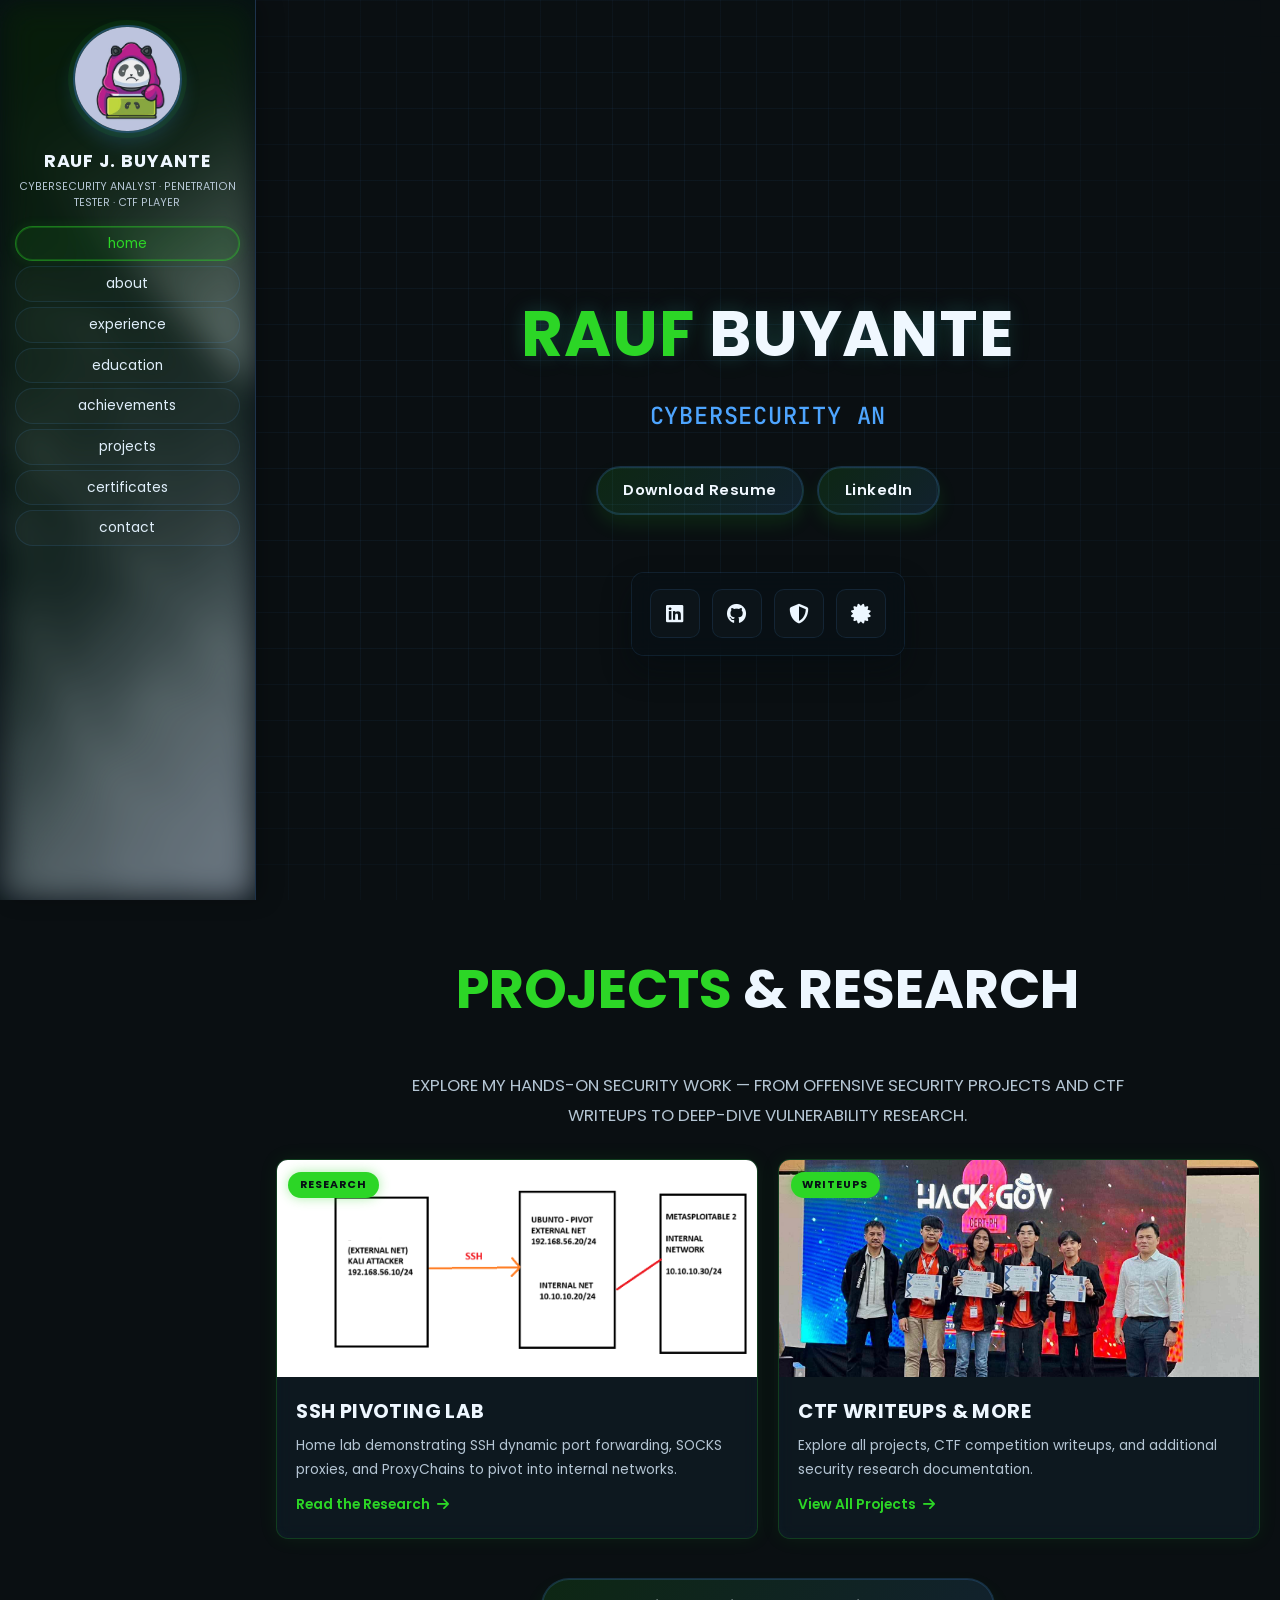
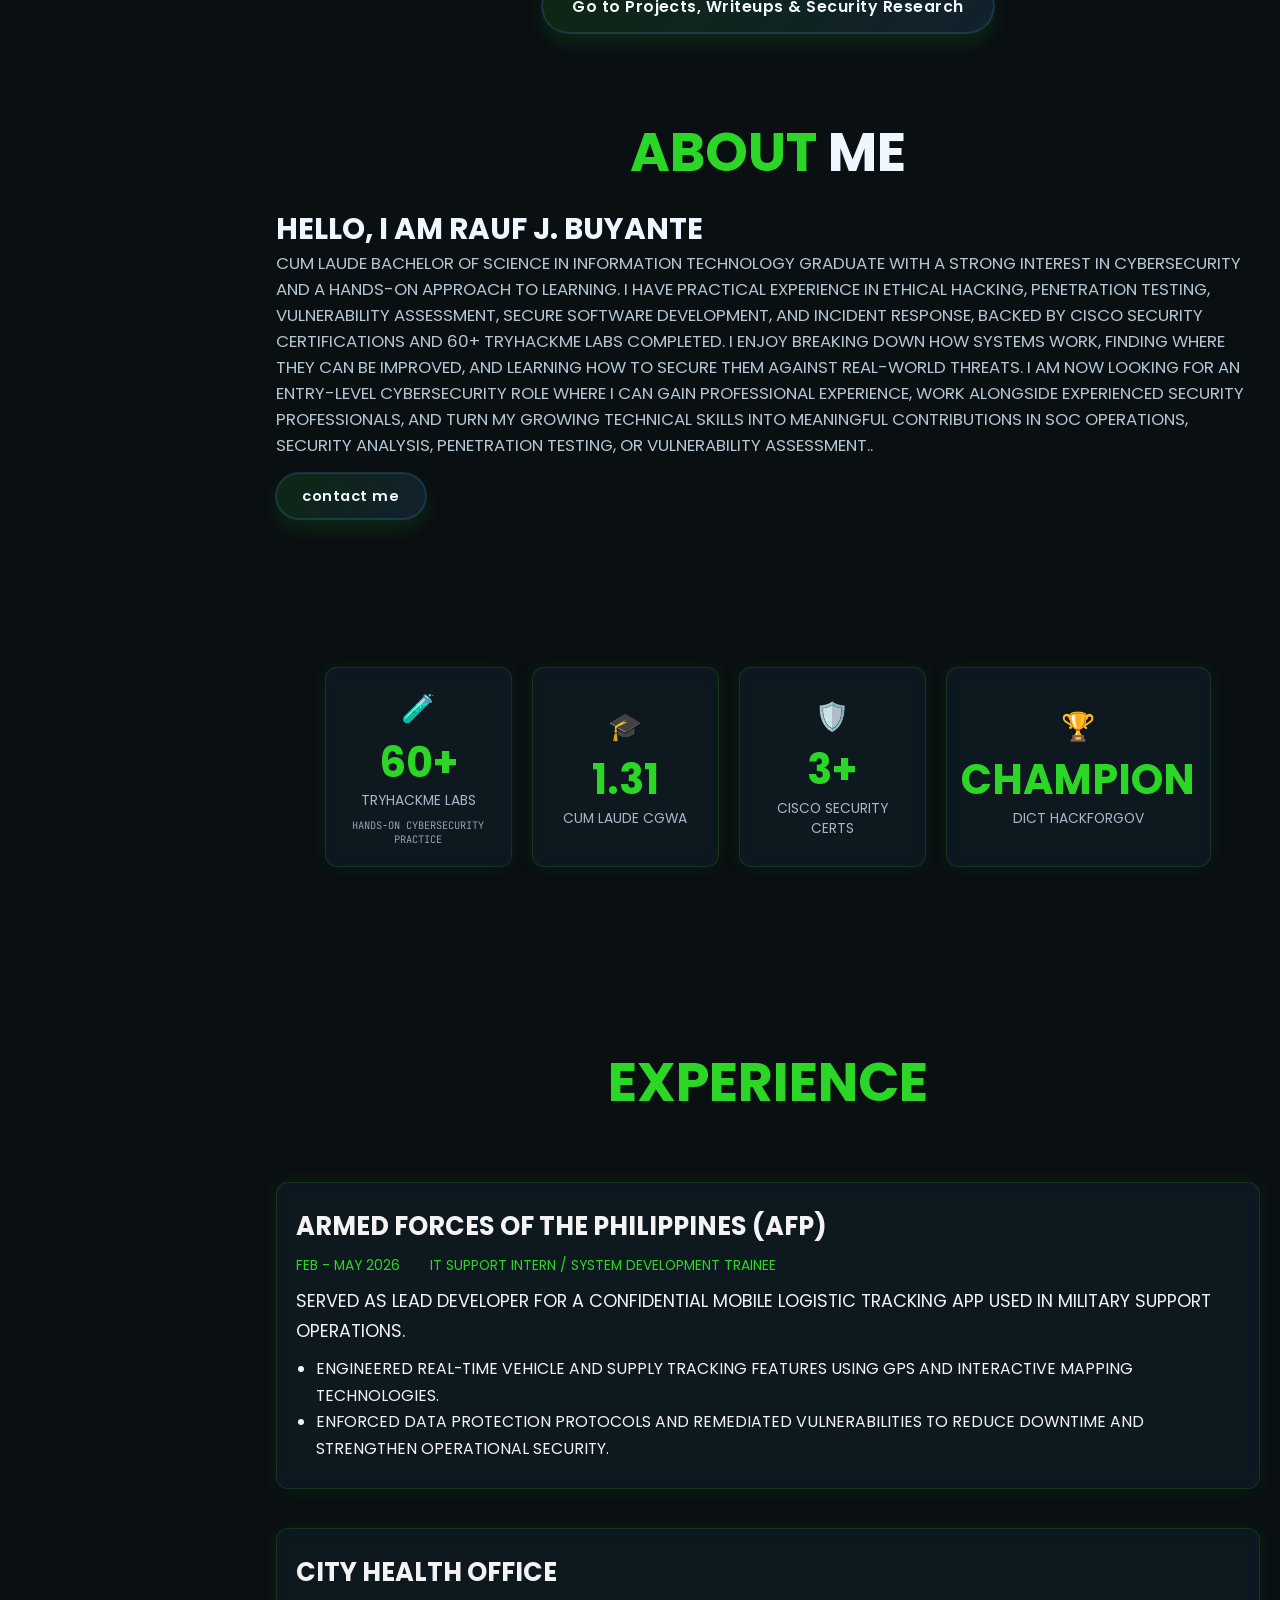
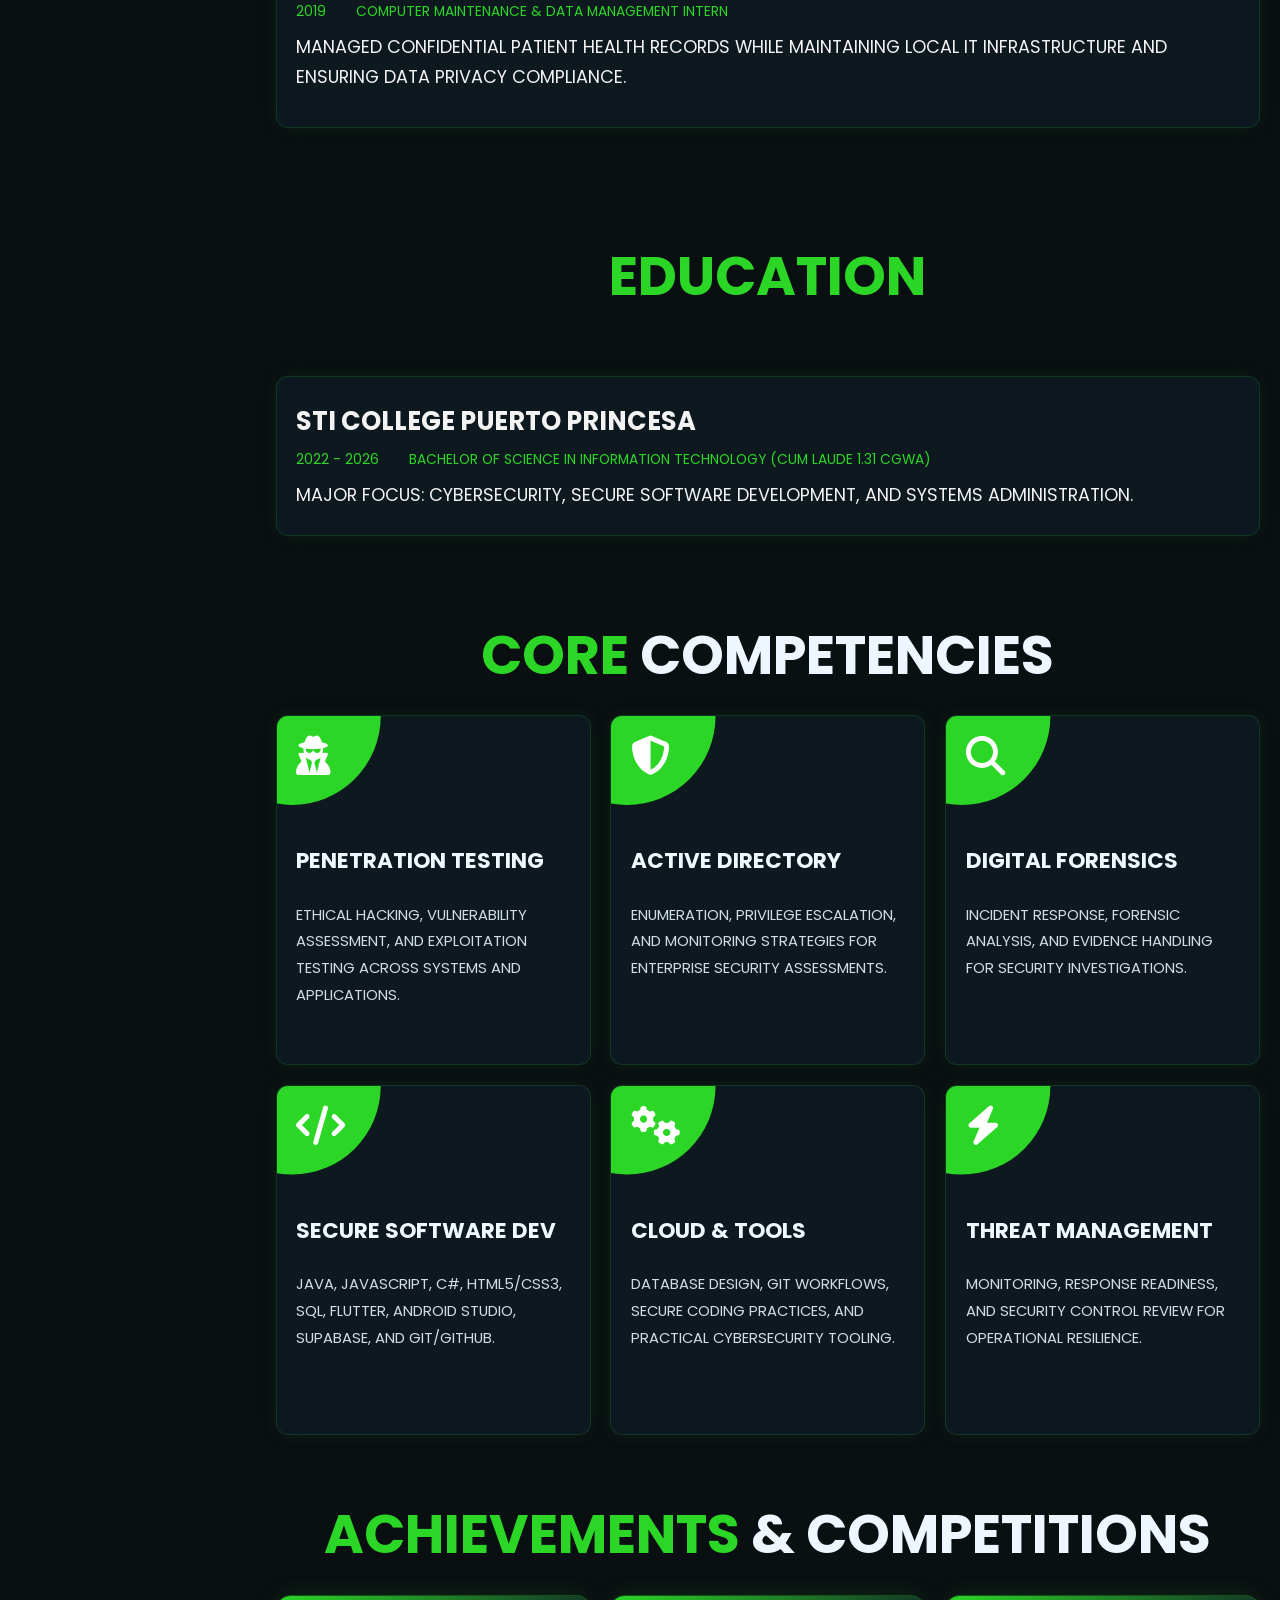
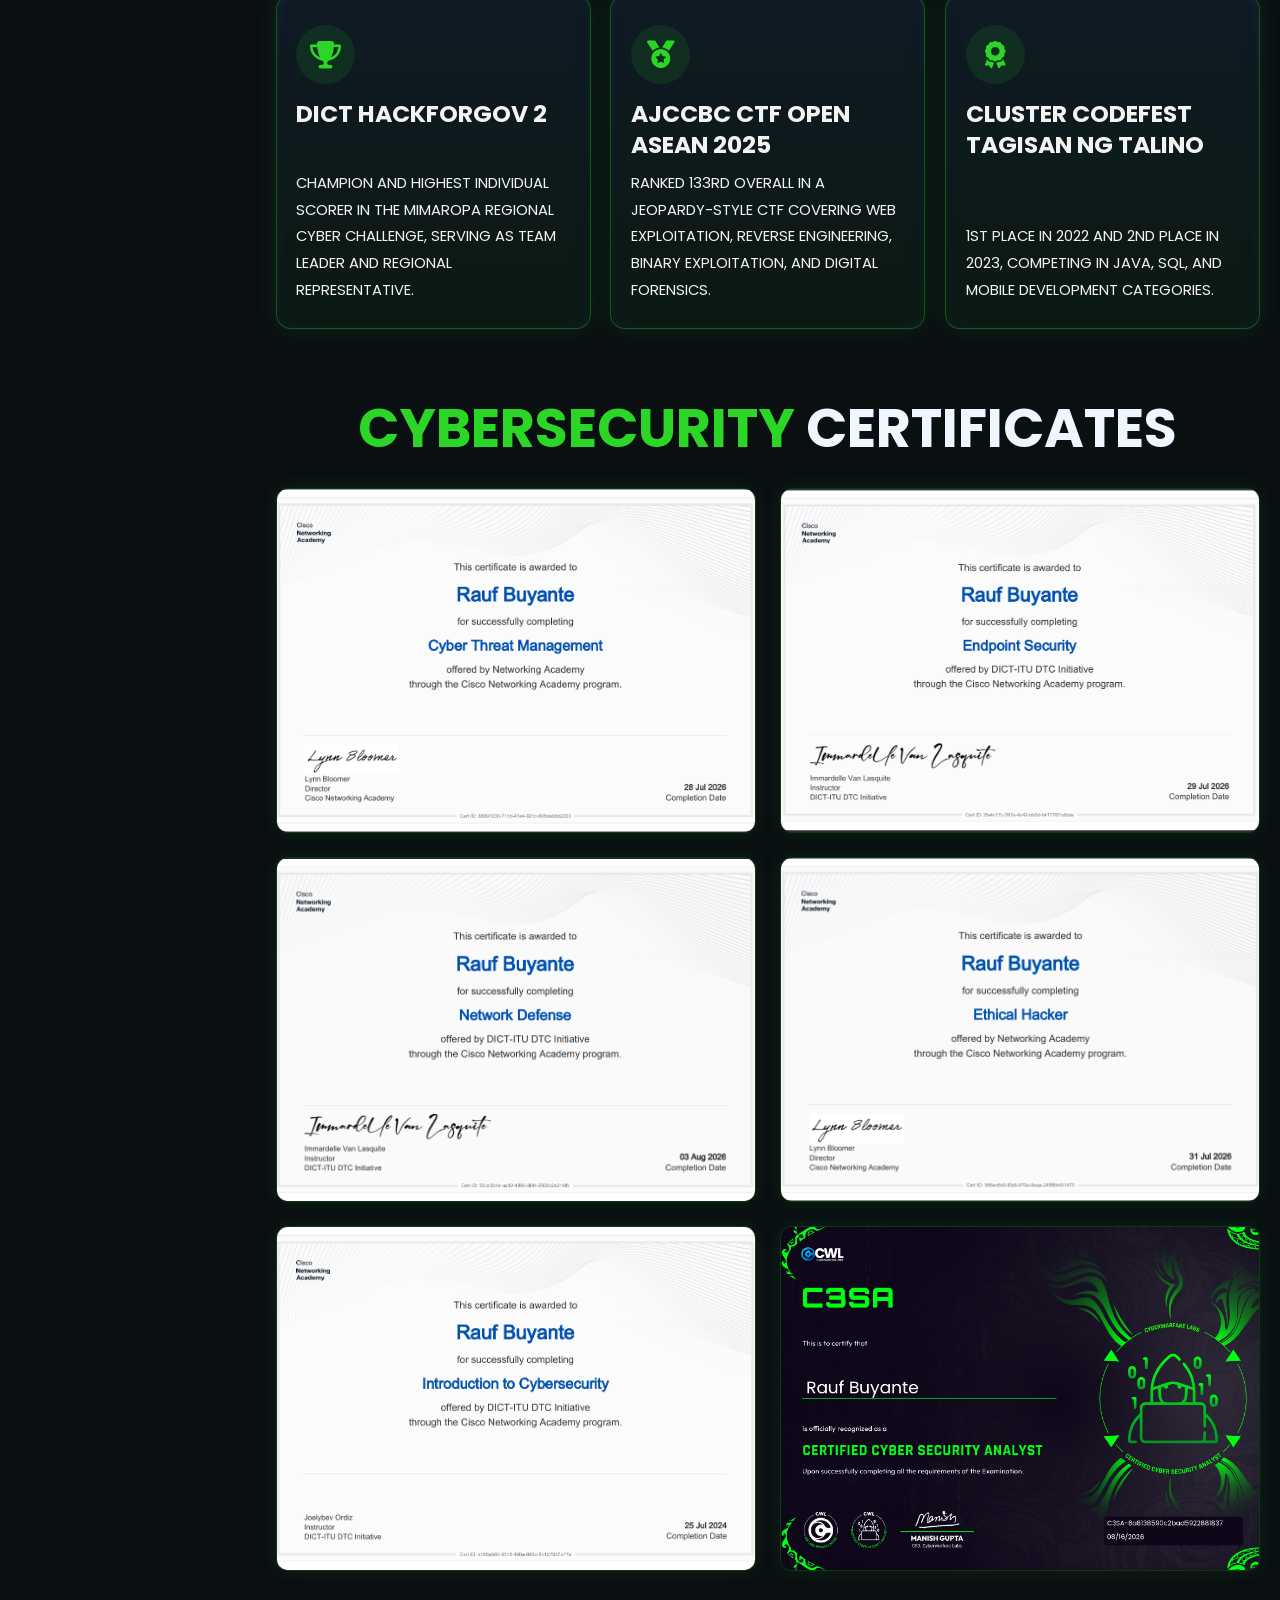
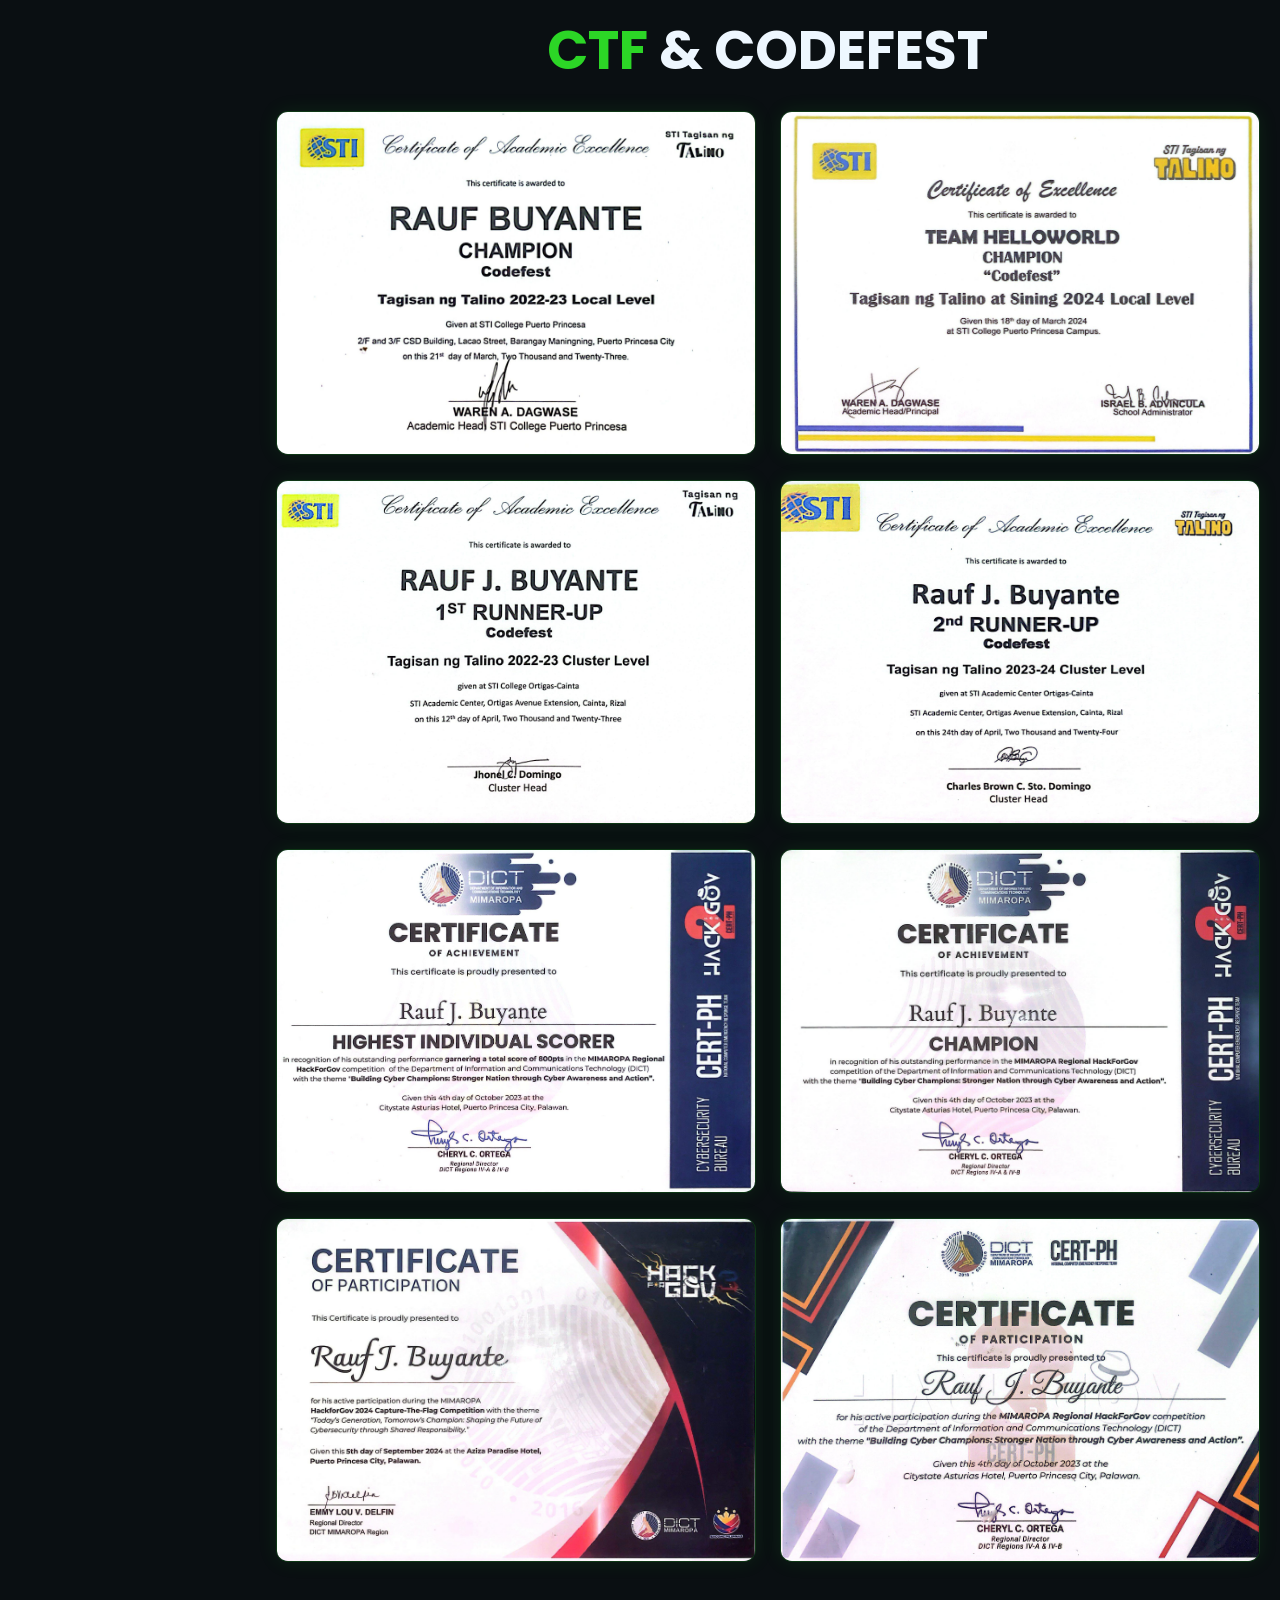
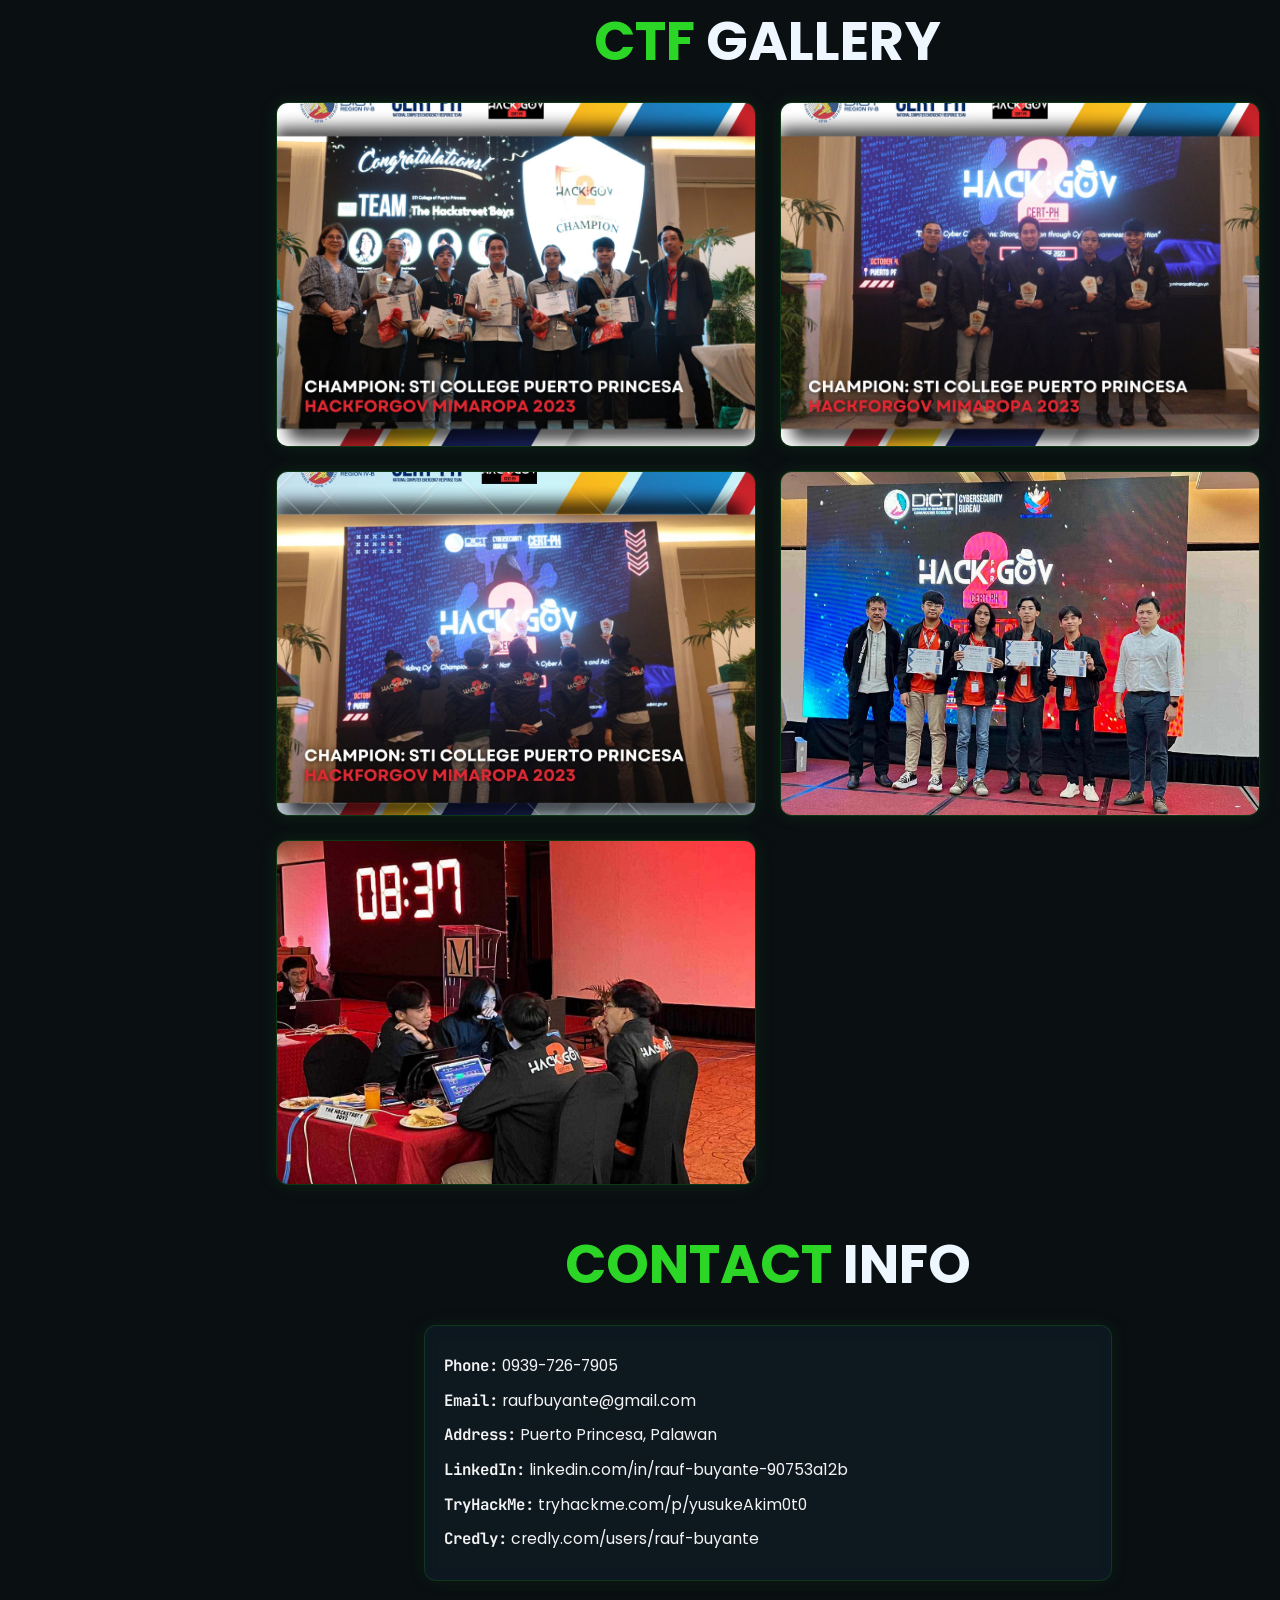
<file: index.html>
<!DOCTYPE html>
<html lang="en">

<head>
    <meta charset="UTF-8">
    <meta http-equiv="X-UA-Compatible" content="IE=edge">
    <meta name="viewport" content="width=device-width, initial-scale=1.0">
    <title>Rauf J. Buyante | Cybersecurity Portfolio</title>
    <link rel="icon" href="image/icon-browser.png" type="image/gif">
    <link rel="stylesheet" href="https://cdnjs.cloudflare.com/ajax/libs/font-awesome/6.5.2/css/all.min.css">
    <link rel="stylesheet" href="css/style.css">
</head>

<body>
    <header class="header">
        <div class="blurred-image"></div>
        <div class="user">
            <img src="assets/profile/profile.png" alt="Rauf J. Buyante profile photo">
            <h3>RAUF J. BUYANTE</h3>
            <p>Cybersecurity Analyst · Penetration Tester · CTF PLAYER</p>
        </div>

        <nav class="navbar">
            <a href="#home">home</a>
            <a href="#about">about</a>
            <a href="#experience">experience</a>
            <a href="#education">education</a>
            <a href="#achievements">achievements</a>
            <a href="#projects">projects</a>
            <a href="#certificates">certificates</a>
            <a href="#contact">contact</a>
        </nav>
    </header>

    <div id="menu-btn" class="fas fa-bars"></div>

    <section class="home" id="home">
        <div class="content">
            <h3 class="heading"><span>RAUF </span> BUYANTE</h3>
            <p class="typed" data-typed-items="Cybersecurity Analyst, Penetration Tester, Secure Software Developer"></p>
            <div class="cta-row">
                <a href="assets/resume/Resume.pdf" class="btn" target="_blank" rel="noreferrer">Download Resume</a>
                <a href="https://www.linkedin.com/in/rauf-buyante-90753a12b/" class="btn" target="_blank" rel="noreferrer">LinkedIn</a>
            </div>
        </div>

        <div class="share">
            <a href="https://www.linkedin.com/in/rauf-buyante-90753a12b/" class="fab fa-linkedin" target="_blank" rel="noreferrer"></a>
            <a href="https://github.com/" class="fab fa-github" target="_blank" rel="noreferrer"></a>
            <a href="https://tryhackme.com/p/yusukeAkim0t0" class="fa-solid fa-shield-halved" target="_blank" rel="noreferrer"></a>
            <a href="https://www.credly.com/users/rauf-buyante" class="fa-solid fa-certificate" target="_blank" rel="noreferrer"></a>
        </div>
    </section>

    <section class="projects-preview" id="projects">
        <h1 class="heading"><span>projects</span> & research</h1>
        <p class="projects-preview__intro">
            Explore my hands-on security work — from offensive security projects and CTF writeups to deep-dive vulnerability research.
        </p>
        <div class="projects-preview__grid">
            <a href="research/ssh-pivoting-lab.html" class="projects-preview__card">
                <div class="projects-preview__thumb">
                    <img src="assets/research/ssh-pivoting/01-lab-topology.png" alt="SSH Pivoting Lab topology preview" loading="lazy">
                    <span class="projects-preview__badge">RESEARCH</span>
                </div>
                <div class="projects-preview__body">
                    <h3>SSH Pivoting Lab</h3>
                    <p>Home lab demonstrating SSH dynamic port forwarding, SOCKS proxies, and ProxyChains to pivot into internal networks.</p>
                    <span class="projects-preview__link">Read the Research <i class="fa-solid fa-arrow-right"></i></span>
                </div>
            </a>
            <a href="projects.html" class="projects-preview__card">
                <div class="projects-preview__thumb">
                    <img src="assets/gallery/ctf/new1.jpg" alt="CTF competition preview" loading="lazy">
                    <span class="projects-preview__badge">WRITEUPS</span>
                </div>
                <div class="projects-preview__body">
                    <h3>CTF Writeups & More</h3>
                    <p>Explore all projects, CTF competition writeups, and additional security research documentation.</p>
                    <span class="projects-preview__link">View All Projects <i class="fa-solid fa-arrow-right"></i></span>
                </div>
            </a>
        </div>
        <div class="projects-preview__cta">
            <a href="projects.html" class="btn">Go to Projects, Writeups & Security Research</a>
        </div>
    </section>

    <section class="about" id="about">
        <h1 class="heading"><span>about</span> me</h1>
        <div class="content">
            <h3 class="head">Hello, I am <span>Rauf J. Buyante</span></h3>
            <p class="info">
                Cum Laude Bachelor of Science in Information Technology graduate with a strong interest in cybersecurity and a hands-on approach to learning. I have practical experience in ethical hacking, penetration testing, vulnerability assessment, secure software development, and incident response, backed by Cisco security certifications and 60+ TryHackMe labs completed. I enjoy breaking down how systems work, finding where they can be improved, and learning how to secure them against real-world threats. I am now looking for an entry-level cybersecurity role where I can gain professional experience, work alongside experienced security professionals, and turn my growing technical skills into meaningful contributions in SOC operations, security analysis, penetration testing, or vulnerability assessment..
            </p>
            <a href="#contact" class="btn">contact me</a>
        </div>

        <div class="row">
            <div class="box-container">
                <div class="box">
                    <span class="icon">🧪</span>
                    <h3>60+</h3>
                    <p>TRYHACKME LABS</p>
                    <small>HANDS-ON CYBERSECURITY PRACTICE</small>
                </div>
                <div class="box">
                    <span class="icon">🎓</span>
                    <h3>1.31</h3>
                    <p>CUM LAUDE CGWA</p>
                </div>
                <div class="box">
                    <span class="icon">🛡️</span>
                    <h3>3+</h3>
                    <p>CISCO SECURITY CERTS</p>
                </div>
                <div class="box">
                    <span class="icon">🏆</span>
                    <h3>CHAMPION</h3>
                    <p>DICT HACKFORGOV</p>
                </div>
            </div>
        </div>
    </section>

    <section class="experience" id="experience">
        <h1 class="heading"><span>experience</span></h1>

        <div class="experience__item">
            <h3>ARMED FORCES OF THE PHILIPPINES (AFP)</h3>
            <div class="experience__dates">
                <span>FEB - MAY 2026</span>
                <span>IT SUPPORT INTERN / SYSTEM DEVELOPMENT TRAINEE</span>
            </div>
            <p>SERVED AS LEAD DEVELOPER FOR A CONFIDENTIAL MOBILE LOGISTIC TRACKING APP USED IN MILITARY SUPPORT OPERATIONS.</p>
            <ul>
                <li>ENGINEERED REAL-TIME VEHICLE AND SUPPLY TRACKING FEATURES USING GPS AND INTERACTIVE MAPPING TECHNOLOGIES.</li>
                <li>ENFORCED DATA PROTECTION PROTOCOLS AND REMEDIATED VULNERABILITIES TO REDUCE DOWNTIME AND STRENGTHEN OPERATIONAL SECURITY.</li>
            </ul>
        </div>

        <div class="experience__item">
            <h3>CITY HEALTH OFFICE</h3>
            <div class="experience__dates">
                <span>2019</span>
                <span>COMPUTER MAINTENANCE & DATA MANAGEMENT INTERN</span>
            </div>
            <p>MANAGED CONFIDENTIAL PATIENT HEALTH RECORDS WHILE MAINTAINING LOCAL IT INFRASTRUCTURE AND ENSURING DATA PRIVACY COMPLIANCE.</p>
        </div>
    </section>

    <section class="education" id="education">
        <h1 class="heading"><span>education</span></h1>

        <div class="education__item">
            <h3>STI COLLEGE PUERTO PRINCESA</h3>
            <div class="education__dates">
                <span>2022 - 2026</span>
                <span>BACHELOR OF SCIENCE IN INFORMATION TECHNOLOGY (CUM LAUDE 1.31 CGWA)</span>
            </div>
            <p>MAJOR FOCUS: CYBERSECURITY, SECURE SOFTWARE DEVELOPMENT, AND SYSTEMS ADMINISTRATION.</p>
        </div>
    </section>

    <section class="services" id="services">
        <h1 class="heading"><span>core</span> competencies</h1>
        <div class="box-container">
            <div class="box">
                <i class="fas fa-user-secret"></i>
                <h3>Penetration Testing</h3>
                <p>Ethical hacking, vulnerability assessment, and exploitation testing across systems and applications.</p>
            </div>
            <div class="box">
                <i class="fa-solid fa-shield-halved"></i>
                <h3>Active Directory</h3>
                <p>Enumeration, privilege escalation, and monitoring strategies for enterprise security assessments.</p>
            </div>
            <div class="box">
                <i class="fa fa-search"></i>
                <h3>Digital Forensics</h3>
                <p>Incident response, forensic analysis, and evidence handling for security investigations.</p>
            </div>
            <div class="box">
                <i class="fa fa-code"></i>
                <h3>Secure Software Dev</h3>
                <p>Java, JavaScript, C#, HTML5/CSS3, SQL, Flutter, Android Studio, Supabase, and Git/GitHub.</p>
            </div>
            <div class="box">
                <i class="fa fa-cogs"></i>
                <h3>Cloud & Tools</h3>
                <p>Database design, Git workflows, secure coding practices, and practical cybersecurity tooling.</p>
            </div>
            <div class="box">
                <i class="fa-solid fa-bolt"></i>
                <h3>Threat Management</h3>
                <p>Monitoring, response readiness, and security control review for operational resilience.</p>
            </div>
        </div>
    </section>

    <section class="achievements" id="achievements">
        <h1 class="heading"><span>achievements</span> & competitions</h1>
        <div class="box-container">
            <div class="box">
                <i class="fa-solid fa-trophy"></i>
                <h3>DICT HackForGov 2</h3>
                <p>Champion and highest individual scorer in the MIMAROPA regional cyber challenge, serving as team leader and regional representative.</p>
            </div>
            <div class="box">
                <i class="fa-solid fa-medal"></i>
                <h3>AJCCBC CTF Open ASEAN 2025</h3>
                <p>Ranked 133rd overall in a jeopardy-style CTF covering web exploitation, reverse engineering, binary exploitation, and digital forensics.</p>
            </div>
            <div class="box">
                <i class="fa-solid fa-award"></i>
                <h3>Cluster Codefest Tagisan ng Talino</h3>
                <p>1st place in 2022 and 2nd place in 2023, competing in Java, SQL, and mobile development categories.</p>
            </div>
        </div>
    </section>

    <section class="portfolio" id="certificates">
        <h1 class="heading"><span>cybersecurity</span> certificates</h1>
        <div class="box-container">
            <div class="box">
                <img src="assets/certificates/cisco/Screenshot 2026-08-13 192839.png" alt="Cisco Ethical Hacker certification">
                <div class="content"><h3>Cyber Threat Management</h3></div>
            </div>
            <div class="box">
                <img src="assets/certificates/cisco/Screenshot 2026-08-13 192853.png" alt="Cisco Endpoint Security certification">
                <div class="content"><h3>Endpoint Security</h3></div>
            </div>
            <div class="box">
                <img src="assets/certificates/cisco/Screenshot 2026-08-13 193019.png" alt="Cisco Cyber Threat Management certification">
                <div class="content"><h3>Network Defense</h3></div>
            </div>
            <div class="box">
                <img src="assets/certificates/cisco/Screenshot 2026-08-13 193047.png" alt="Cisco Intro to Cybersecurity certification">
                <div class="content"><h3>Ethical Hacker</h3></div>
            </div>
            <div class="box">
                <img src="assets/certificates/cisco/Screenshot 2026-08-13 192813.png" alt="Cisco Intro to Cybersecurity certification">
                <div class="content"><h3>Intro to Cybersecurity</h3></div>
            </div>
            <div class="box">
                <img src="assets/certificates/cisco/BUYANTE_C3SA.png" alt="Cisco Intro to Cybersecurity certification">
                <div class="content"><h3>C3SA</h3></div>
            </div>
        </div>
    </section>

    <section class="portfolio" id="ctf-certificates">
        <h1 class="heading"><span>ctf</span> & codefest</h1>
        <div class="box-container">
            <div class="box">
                <img src="assets/certificates/codefest/img5.jpg" alt="Codefest certificate">
                <div class="content"><h3>Competition</h3></div>
            </div>
            <div class="box">
                <img src="assets/certificates/codefest/img14.jpg" alt="Codefest certificate">
                <div class="content"><h3>Competition</h3></div>
            </div>
            <div class="box">
                <img src="assets/certificates/codefest/img20.jpg" alt="Codefest certificate">
                <div class="content"><h3>Competition</h3></div>
            </div>
            <div class="box">
                <img src="assets/certificates/codefest/img26.jpg" alt="Codefest certificate">
                <div class="content"><h3>Competition</h3></div>
            </div>
            <div class="box">
                <img src="assets/certificates/codefest/img32.jpg" alt="Codefest certificate">
                <div class="content"><h3>Competition</h3></div>
            </div>
            <div class="box">
                <img src="assets/certificates/codefest/img38.jpg" alt="Codefest certificate">
                <div class="content"><h3>Competition</h3></div>
            </div>
            <div class="box">
                <img src="assets/certificates/codefest/img44.jpg" alt="Codefest certificate">
                <div class="content"><h3>Competition</h3></div>
            </div>
            <div class="box">
                <img src="assets/certificates/codefest/img50.jpg" alt="Codefest certificate">
                <div class="content"><h3>Competition</h3></div>
            </div>
        </div>
    </section>

    <section class="portfolio" id="gallery">
        <h1 class="heading"><span>ctf</span> gallery</h1>
        <div class="box-container">
            <div class="box">
                <img src="assets/gallery/ctf/1.jpg" alt="CTF team photo">
                <div class="content"><h3>CTF Team</h3></div>
            </div>
            <div class="box">
                <img src="assets/gallery/ctf/2.jpg" alt="CTF competition photo">
                <div class="content"><h3>CHAMPIONS</h3></div>
            </div>
            <div class="box">
                <img src="assets/gallery/ctf/484939621_673978541952478_5380222747034956473_n.jpg" alt="CTF event photo">
                <div class="content"><h3>HIGHLIGHTS</h3></div>
            </div>
            <div class="box">
                <img src="assets/gallery/ctf/new1.jpg" alt="CTF moment">
                <div class="content"><h3>NATIONAL FINALIST</h3></div>
            </div>
            <div class="box">
                <img src="assets/gallery/ctf/new2.jpg" alt="CTF memory">
                <div class="content"><h3>NATIONAL FINALIST</h3></div>
            </div>
        </div>
    </section>

    <section class="contact" id="contact">
        <h1 class="heading"><span>contact</span> info</h1>
        <div class="contact-details">
            <p><strong>Phone:</strong> <a href="tel:+639397267905">0939-726-7905</a></p>
            <p><strong>Email:</strong> <a href="mailto:raufbuyante@gmail.com">raufbuyante@gmail.com</a></p>
            <p><strong>Address:</strong> Puerto Princesa, Palawan</p>
            <p><strong>LinkedIn:</strong> <a href="https://www.linkedin.com/in/rauf-buyante-90753a12b/" target="_blank" rel="noreferrer">linkedin.com/in/rauf-buyante-90753a12b</a></p>
            <p><strong>TryHackMe:</strong> <a href="https://tryhackme.com/p/yusukeAkim0t0" target="_blank" rel="noreferrer">tryhackme.com/p/yusukeAkim0t0</a></p>
            <p><strong>Credly:</strong> <a href="https://www.credly.com/users/rauf-buyante" target="_blank" rel="noreferrer">credly.com/users/rauf-buyante</a></p>
        </div>
    </section>

    <!-- Lightbox Modal for Image Enlargement -->
    <div id="lightbox" class="lightbox">
        <span class="lightbox-close">&times;</span>
        <img class="lightbox-content" id="lightbox-img" alt="Enlarged image">
        <div class="lightbox-caption" id="lightbox-caption"></div>
        <button class="lightbox-prev" id="lightbox-prev">&#10094;</button>
        <button class="lightbox-next" id="lightbox-next">&#10095;</button>
    </div>

    <script src="js/typed.js/typed.min.js"></script>
    <script src="js/script.js"></script>
</body>

</html>
<!-- RE9ZT1VSRUFMTFlUSElOS1RISVNJU0FGTEFHPw== -->
</file>
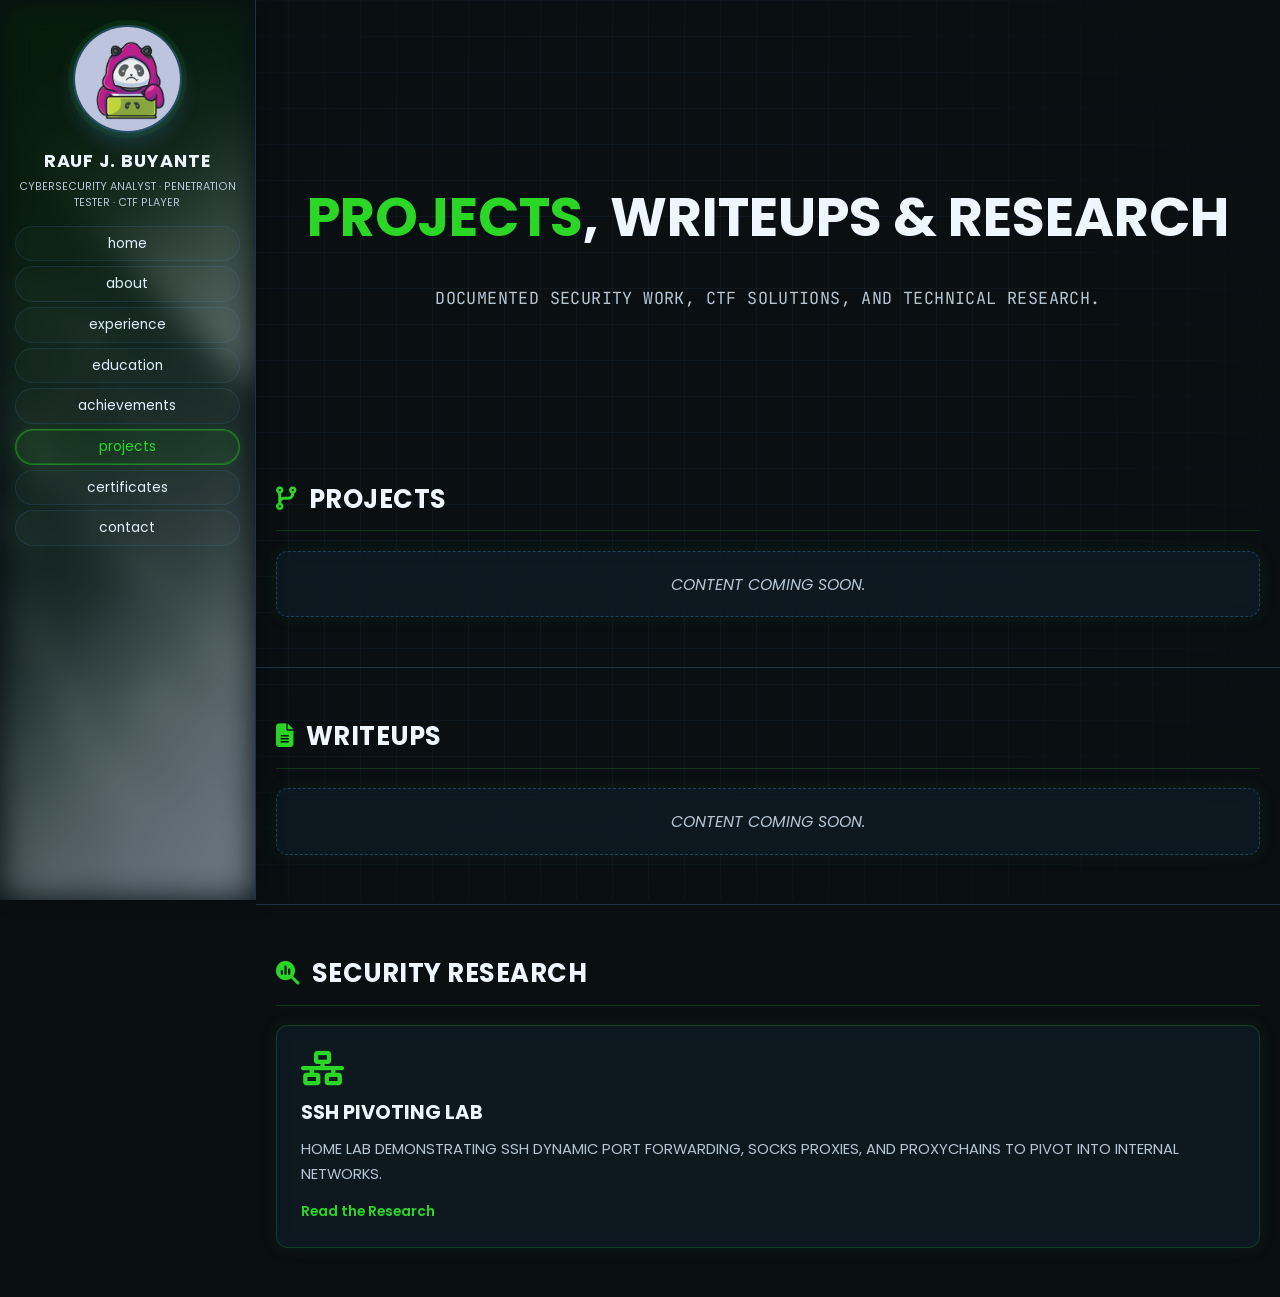
<file: projects.html>
<!DOCTYPE html>
<html lang="en">

<head>
    <meta charset="UTF-8">
    <meta http-equiv="X-UA-Compatible" content="IE=edge">
    <meta name="viewport" content="width=device-width, initial-scale=1.0">
    <title>Projects, Writeups & Security Research | Rauf J. Buyante</title>
    <link rel="icon" href="image/icon-browser.png" type="image/gif">
    <link rel="stylesheet" href="https://cdnjs.cloudflare.com/ajax/libs/font-awesome/6.5.2/css/all.min.css">
    <link rel="stylesheet" href="css/style.css">
</head>

<body class="projects-page-body">
    <header class="header">
        <div class="blurred-image"></div>
        <div class="user">
            <img src="assets/profile/profile.png" alt="Rauf J. Buyante profile photo">
            <h3>RAUF J. BUYANTE</h3>
            <p>Cybersecurity Analyst · Penetration Tester · CTF PLAYER</p>
        </div>

        <nav class="navbar">
            <a href="index.html">home</a>
            <a href="index.html#about">about</a>
            <a href="index.html#experience">experience</a>
            <a href="index.html#education">education</a>
            <a href="index.html#achievements">achievements</a>
            <a href="projects.html" class="active">projects</a>
            <a href="index.html#certificates">certificates</a>
            <a href="index.html#contact">contact</a>
        </nav>
    </header>

    <div id="menu-btn" class="fas fa-bars"></div>

    <section class="projects-hero">
        <h1 class="heading"><span>projects</span>, writeups & research</h1>
        <p class="projects-hero__sub">
            Documented security work, CTF solutions, and technical research.
        </p>
    </section>

    <section class="projects-section" id="projects">
        <h2 class="projects-section__title"><i class="fa-solid fa-code-branch"></i> Projects</h2>
        <p class="projects-section__empty">Content coming soon.</p>
    </section>

    <section class="projects-section" id="writeups">
        <h2 class="projects-section__title"><i class="fa-solid fa-file-lines"></i> Writeups</h2>
        <p class="projects-section__empty">Content coming soon.</p>
    </section>

    <section class="projects-section" id="security-research">
        <h2 class="projects-section__title"><i class="fa-solid fa-magnifying-glass-chart"></i> Security Research</h2>
        <div class="projects-research-grid">
            <article class="projects-research-card">
                <i class="fa-solid fa-network-wired"></i>
                <h3>SSH Pivoting Lab</h3>
                <p>Home lab demonstrating SSH dynamic port forwarding, SOCKS proxies, and ProxyChains to pivot into internal networks.</p>
                <a href="research/ssh-pivoting-lab.html">Read the Research</a>
            </article>
        </div>
    </section>

    <script src="js/typed.js/typed.min.js"></script>
    <script src="js/script.js"></script>
</body>

</html>
</file>
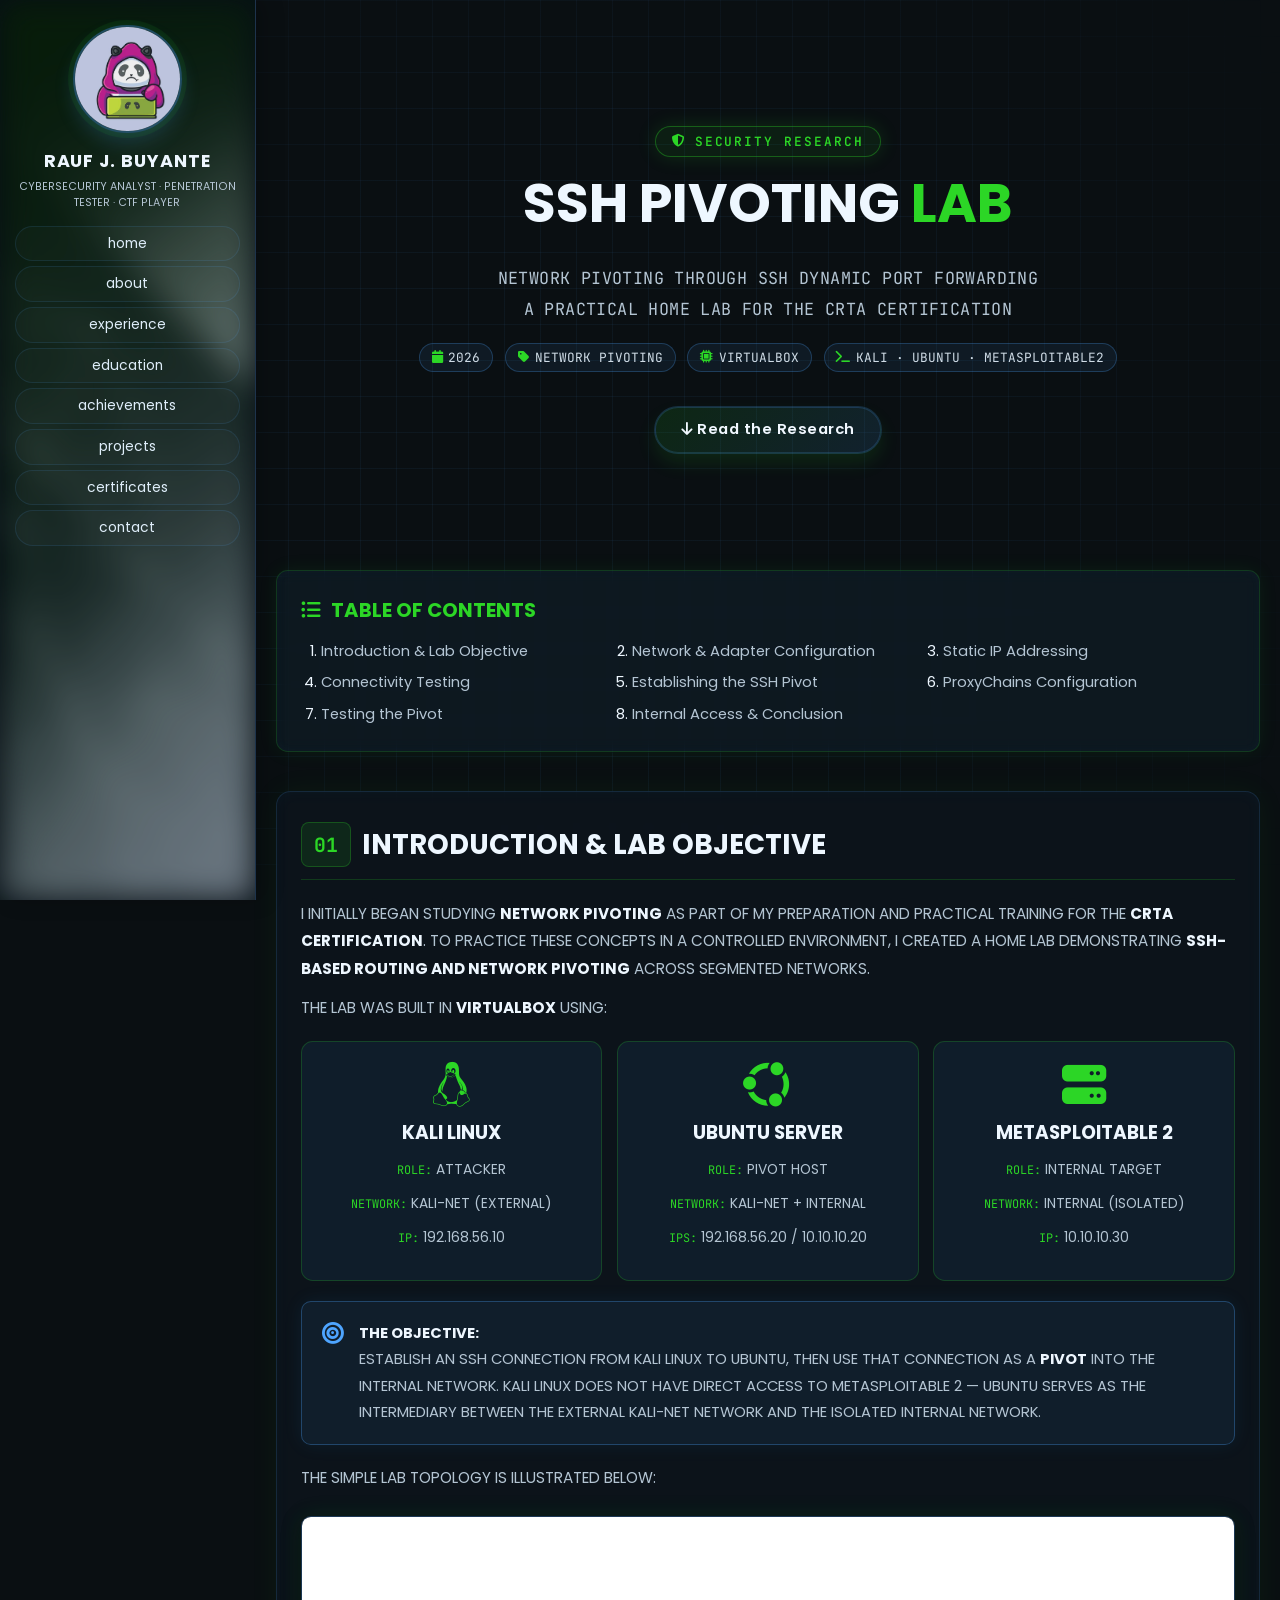
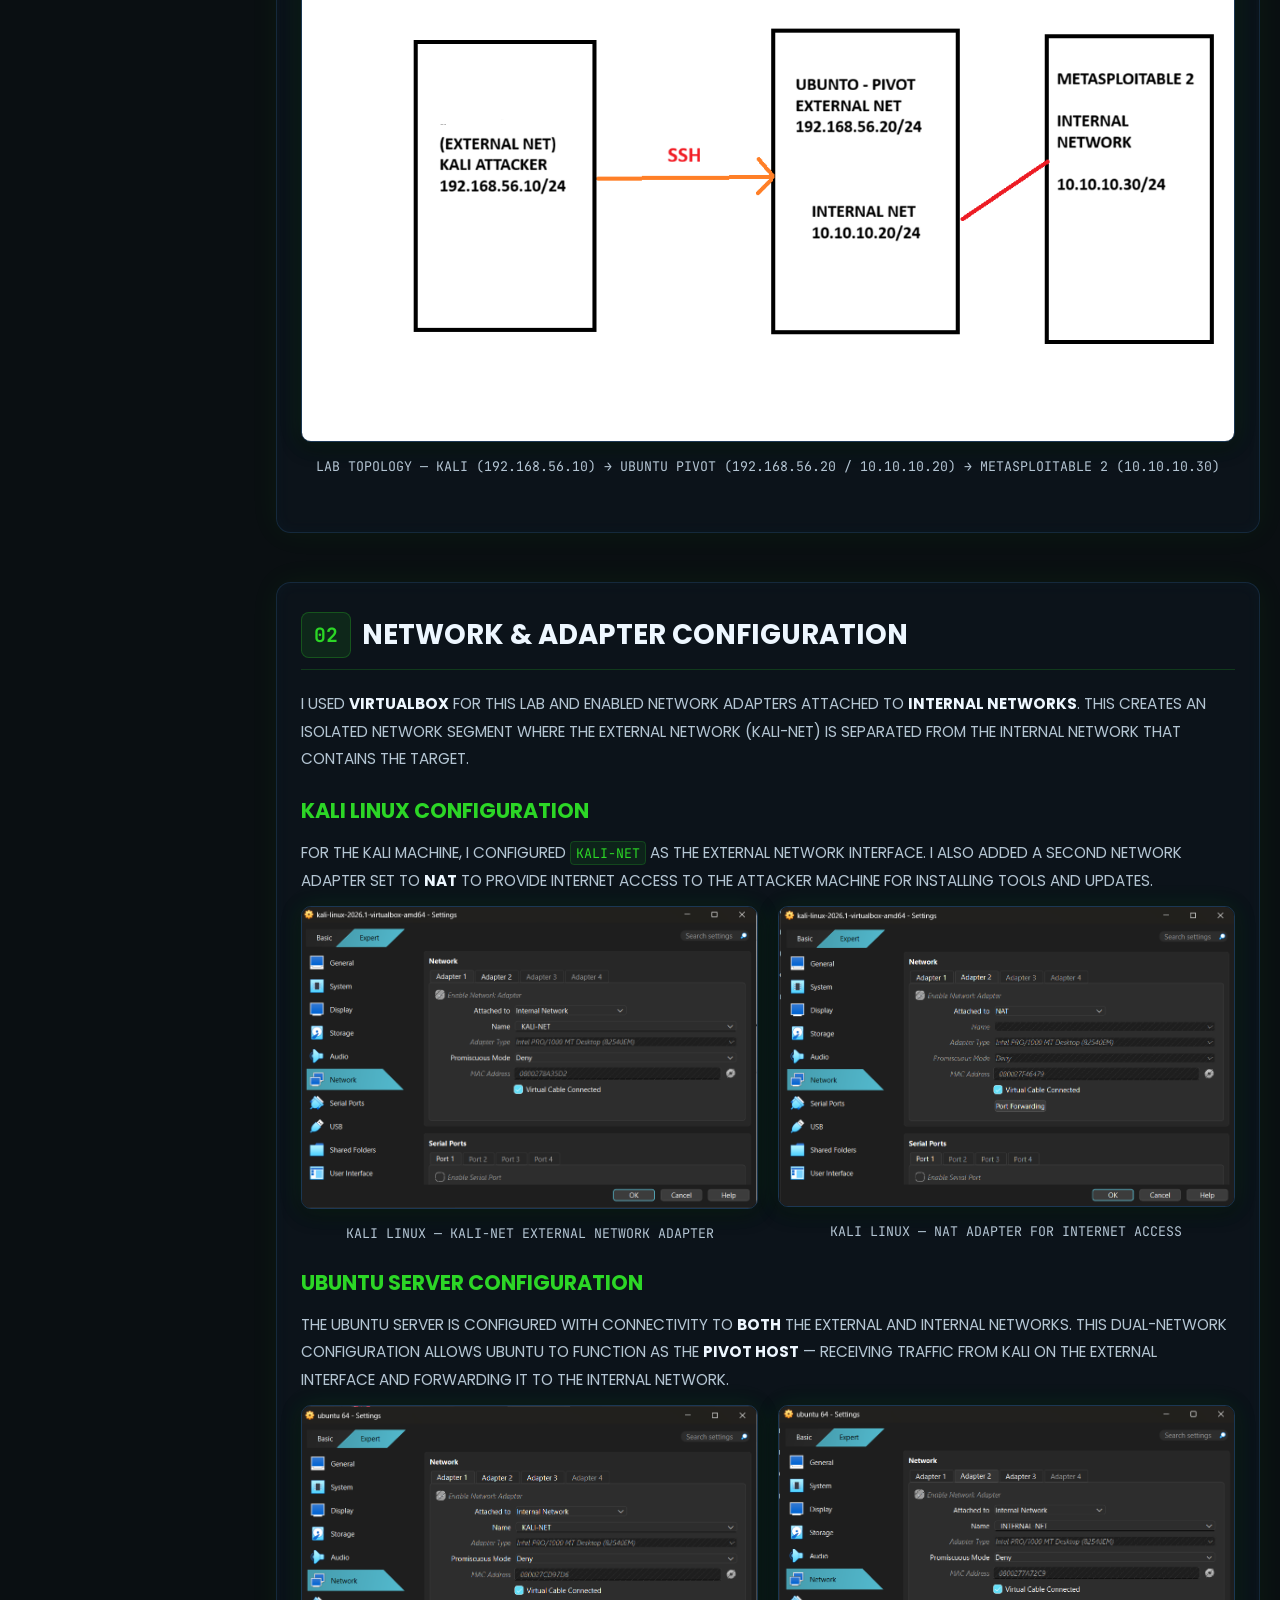
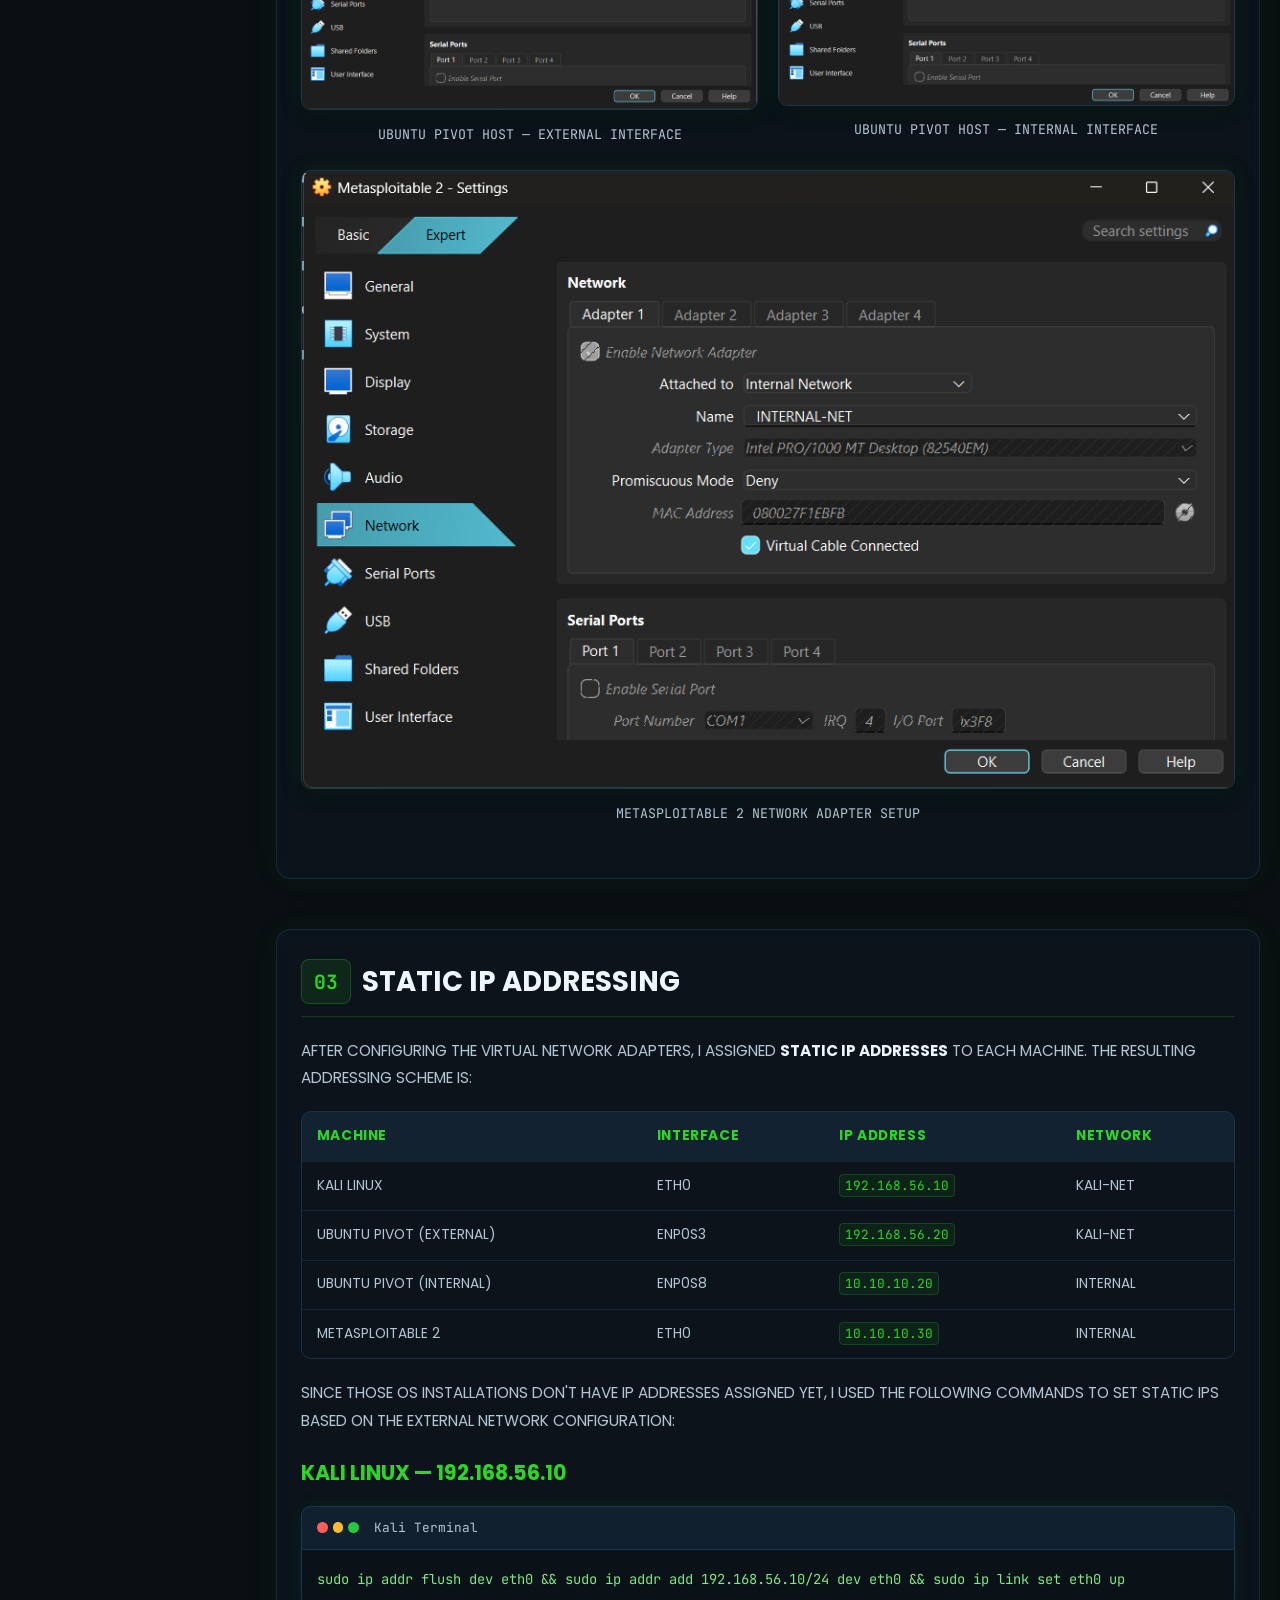
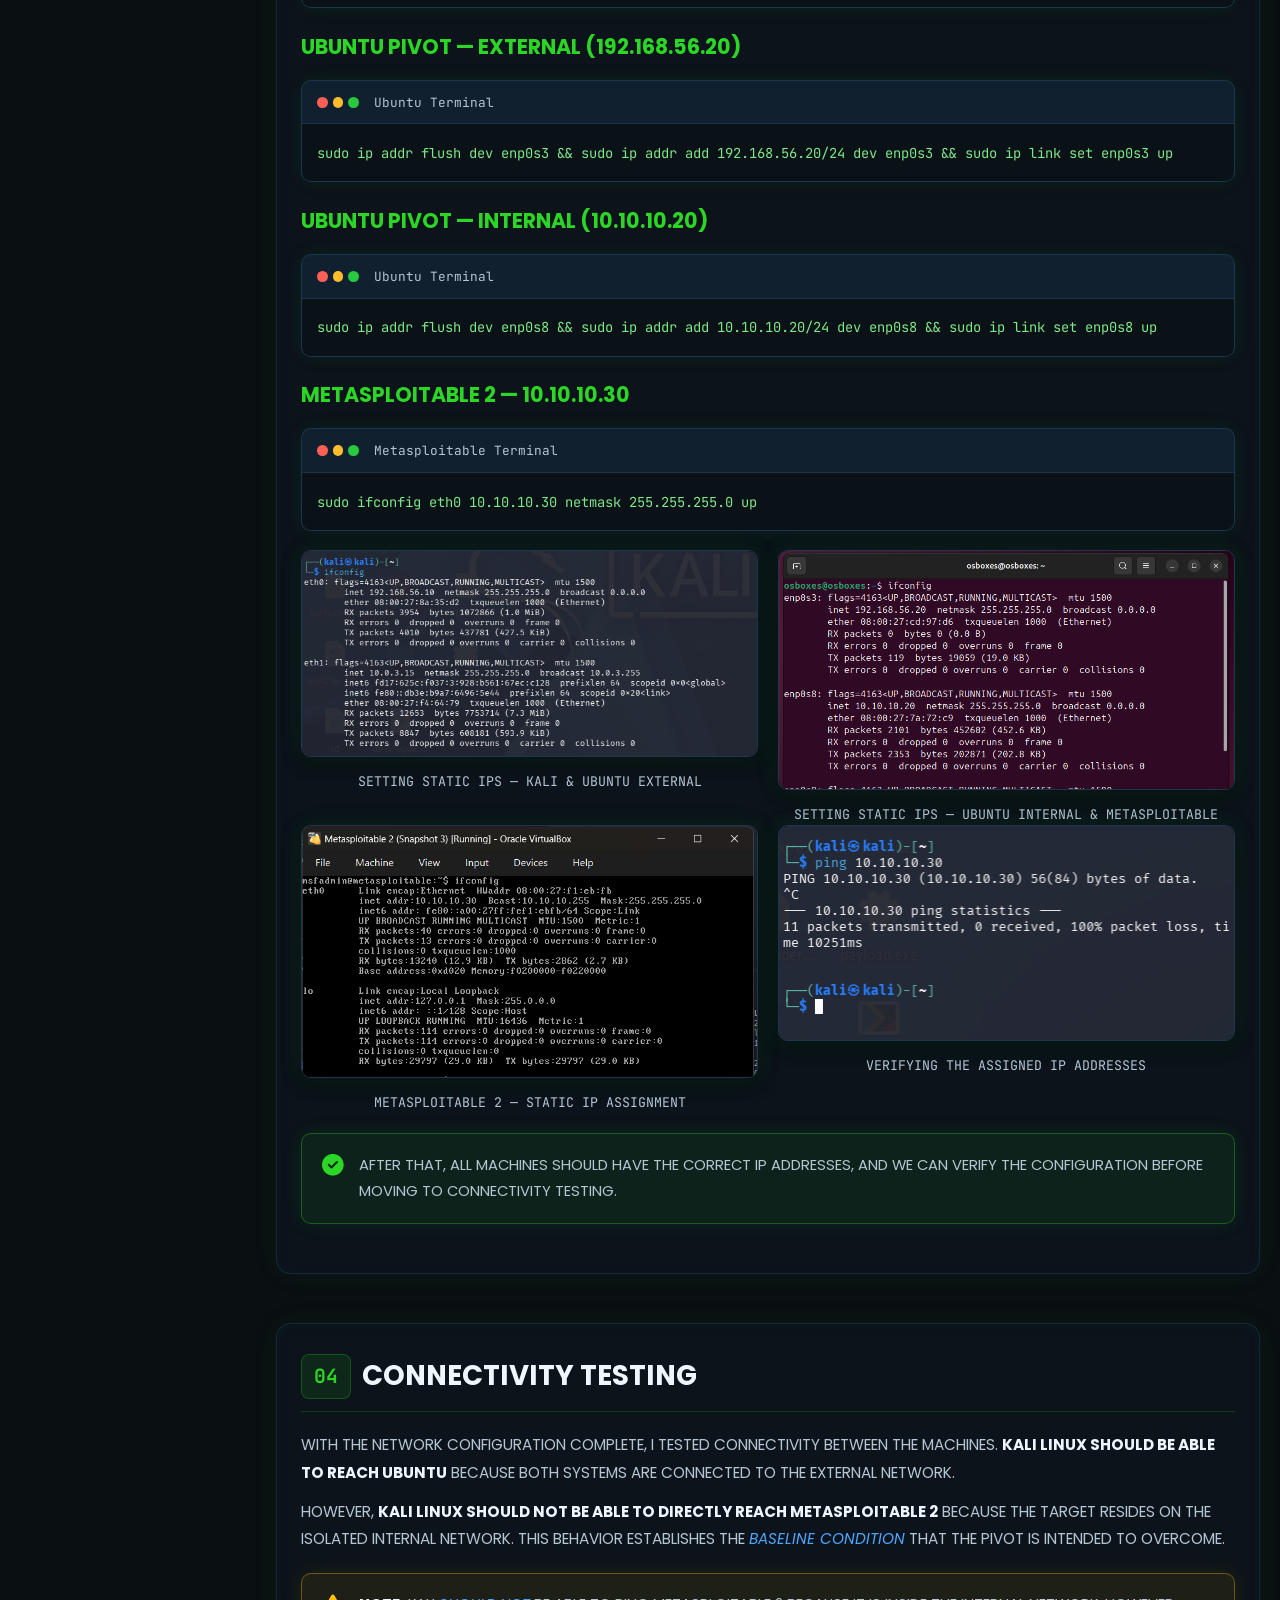
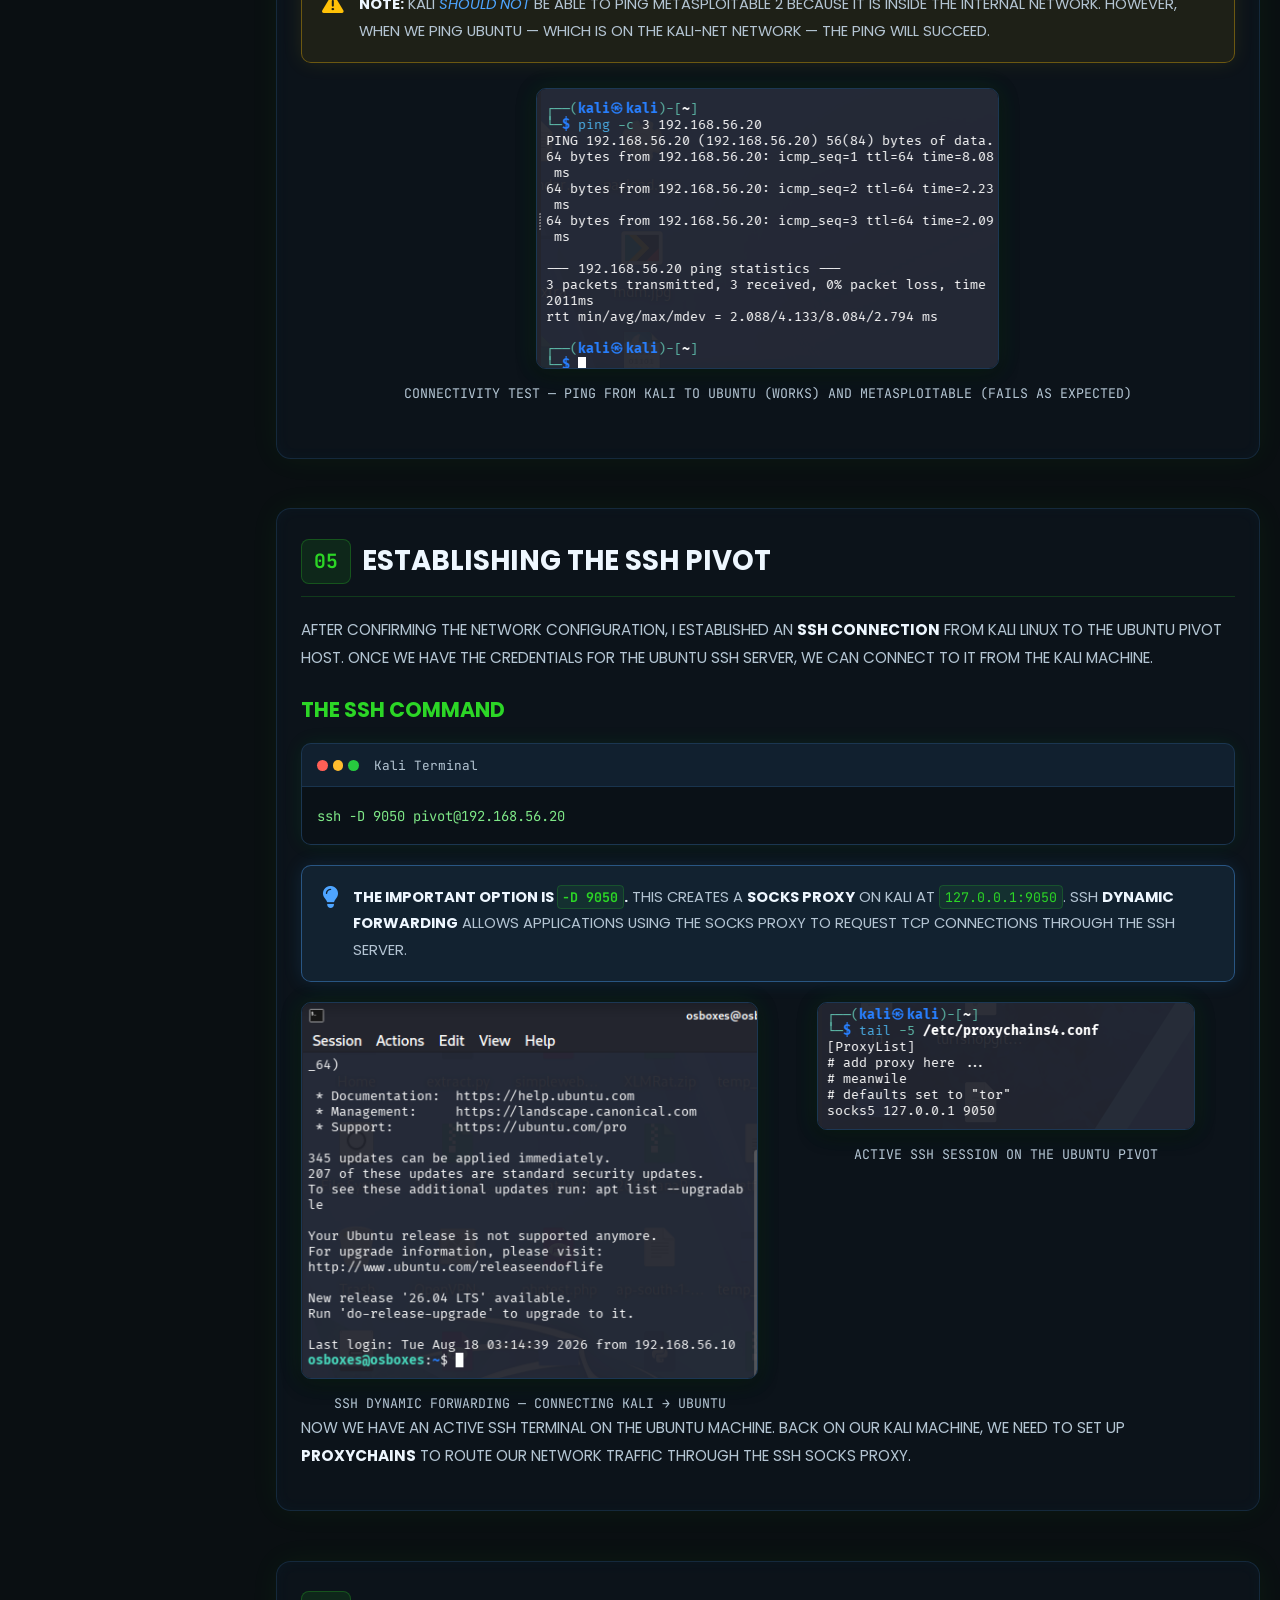
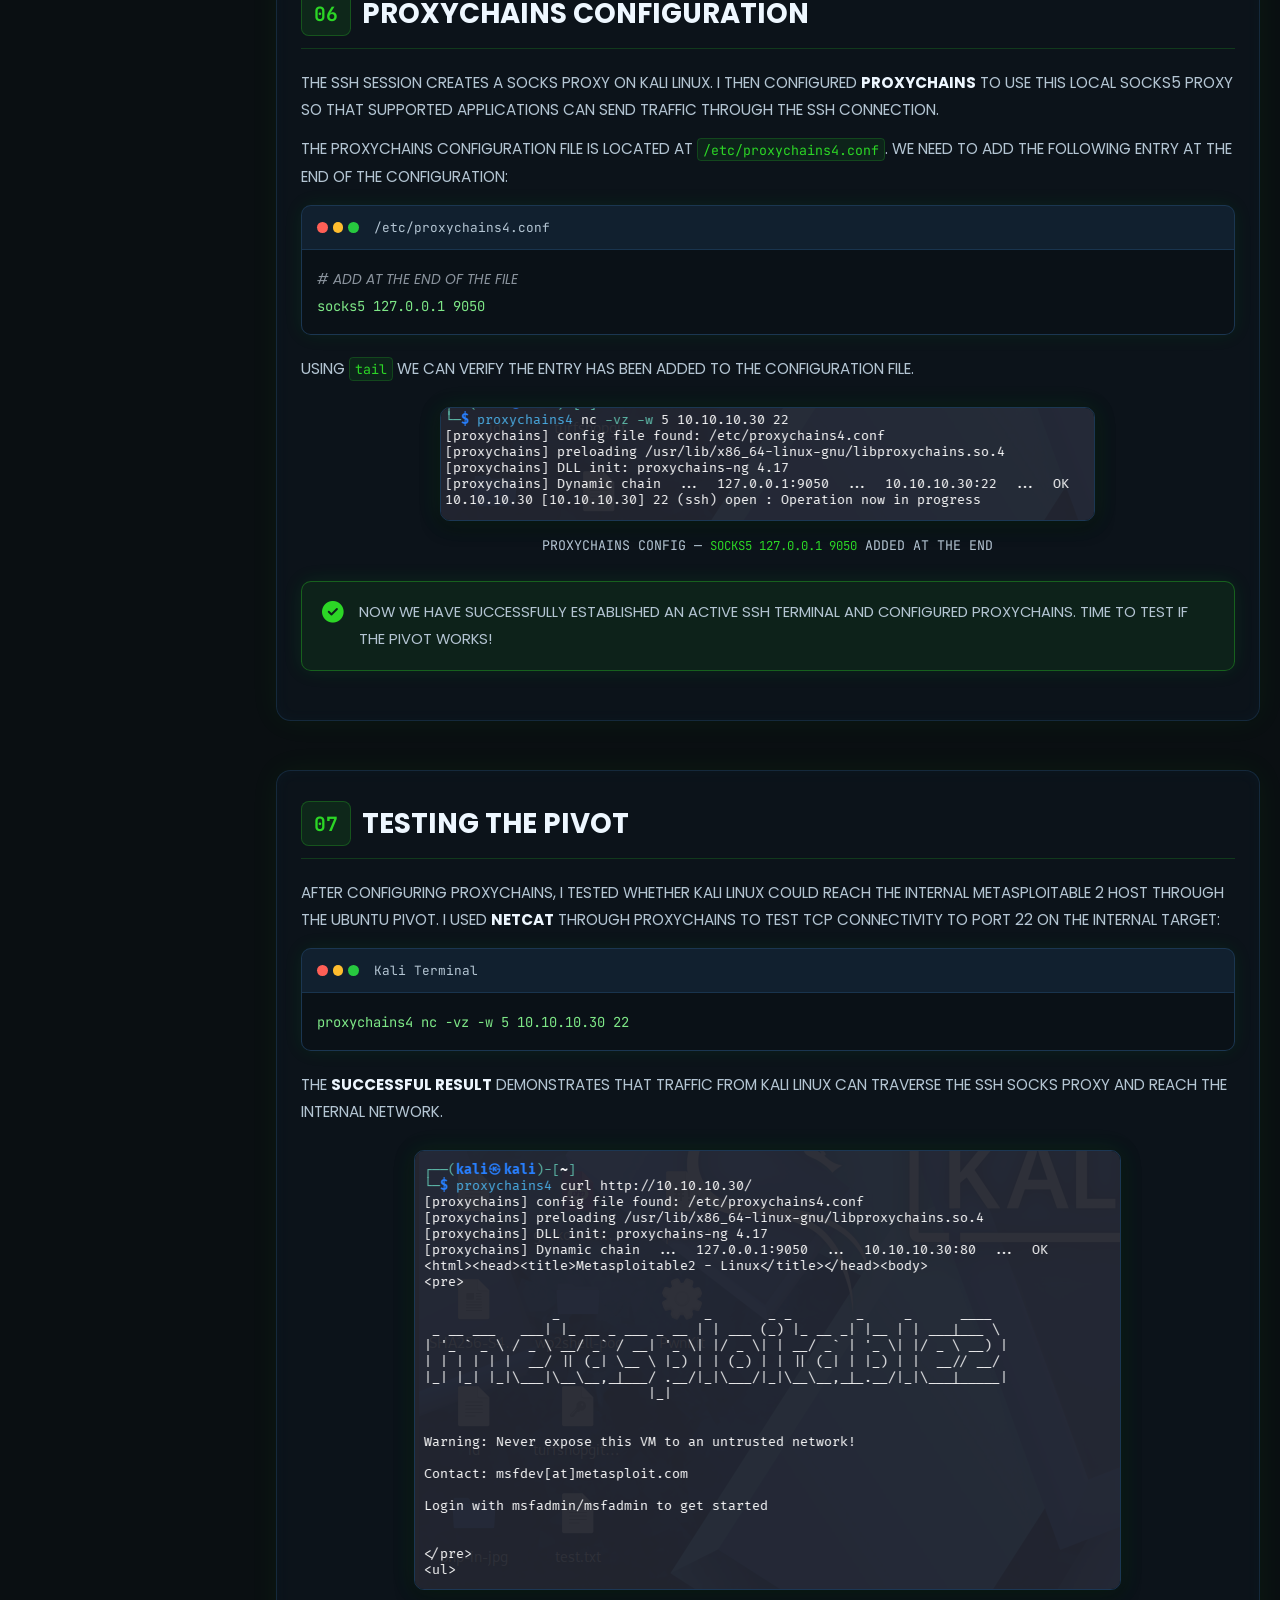
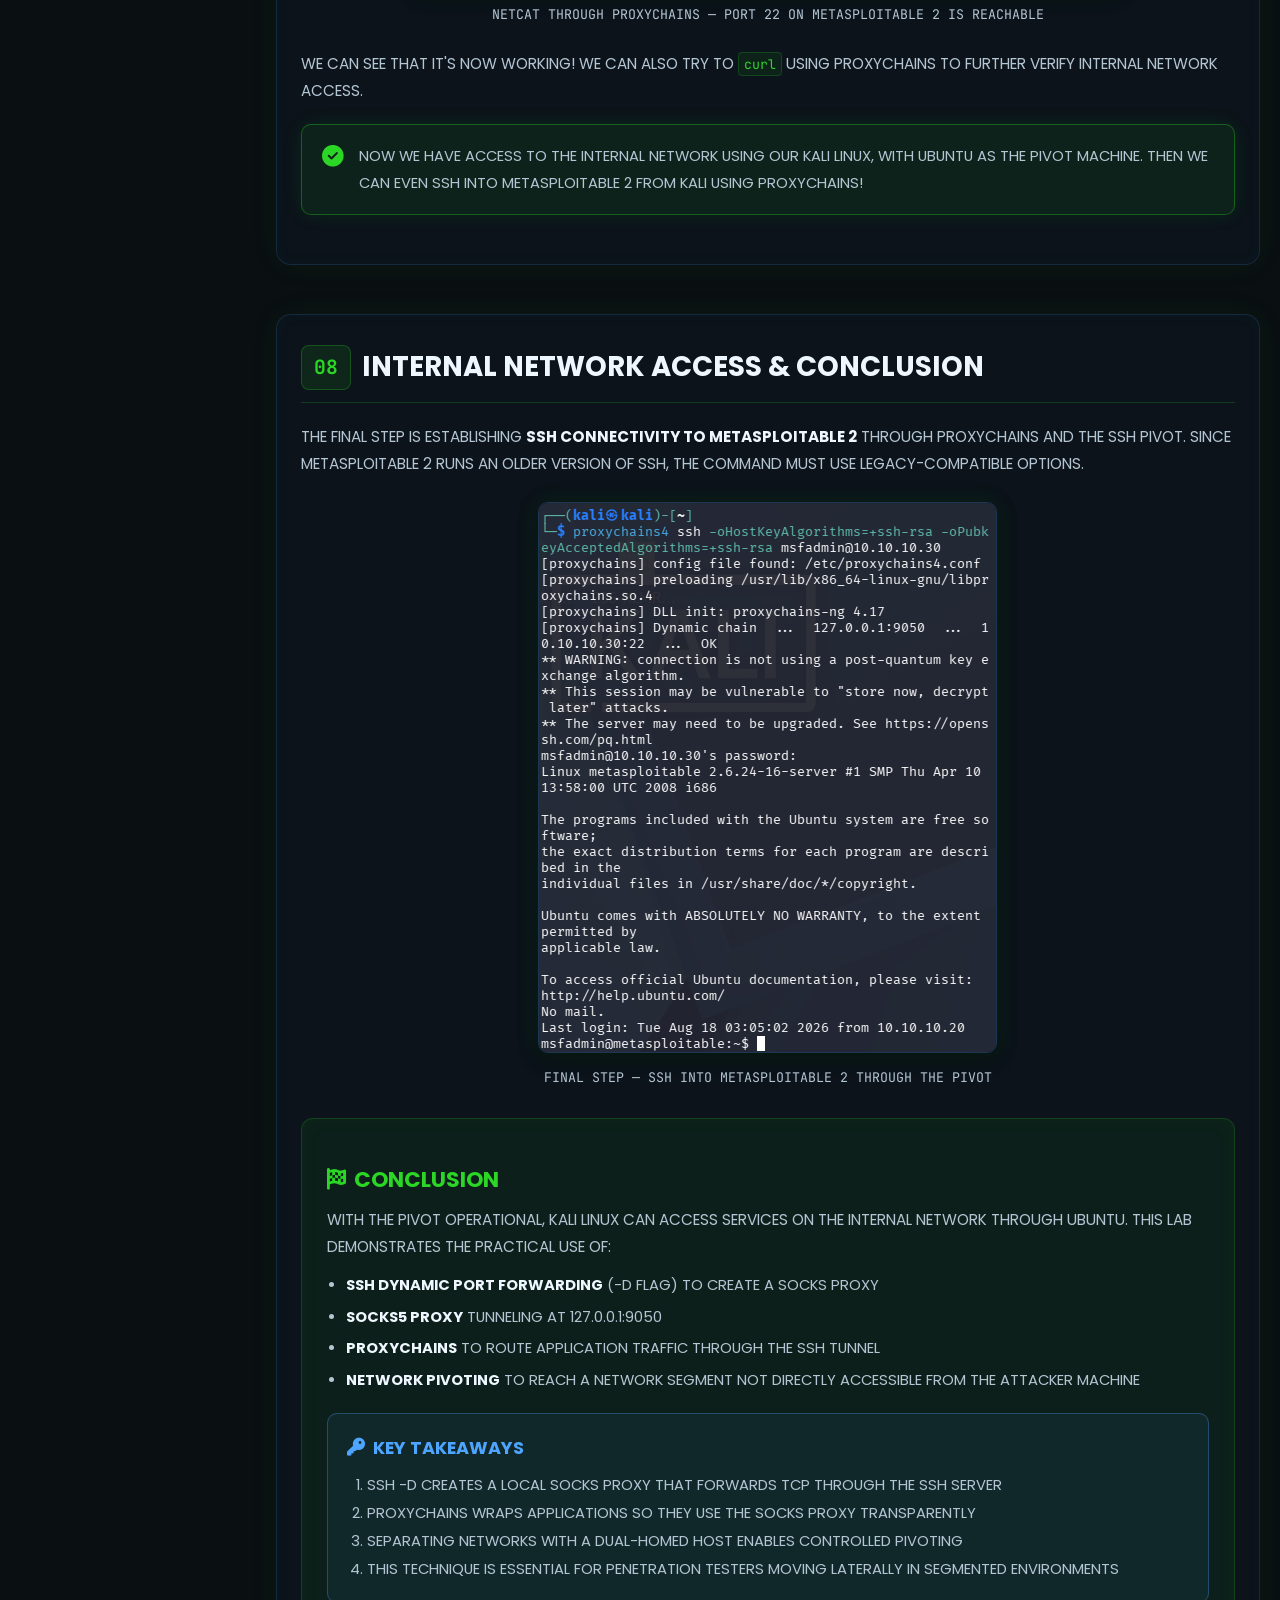
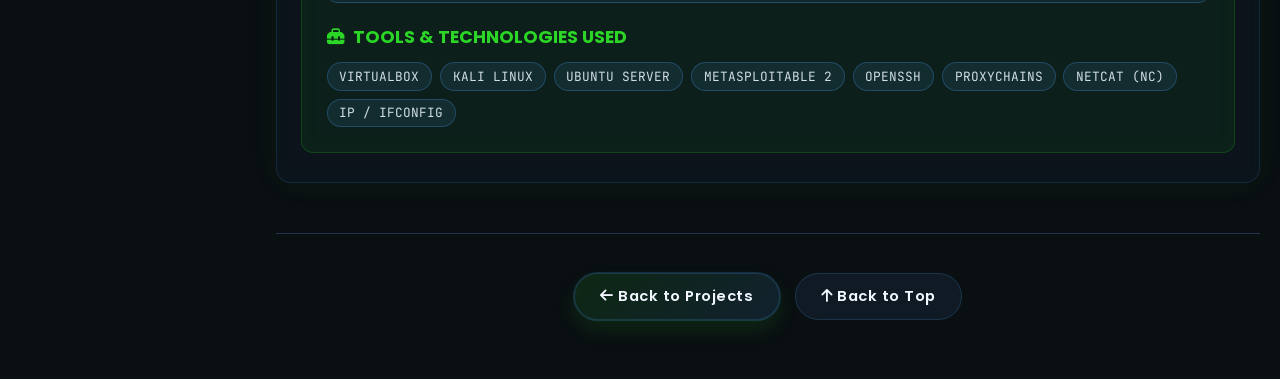
<file: research/ssh-pivoting-lab.html>
<!DOCTYPE html>
<html lang="en">

<head>
    <meta charset="UTF-8">
    <meta http-equiv="X-UA-Compatible" content="IE=edge">
    <meta name="viewport" content="width=device-width, initial-scale=1.0">
    <title>SSH Pivoting Lab — Security Research | Rauf J. Buyante</title>
    <link rel="icon" href="../image/icon-browser.png" type="image/gif">
    <link rel="stylesheet" href="https://cdnjs.cloudflare.com/ajax/libs/font-awesome/6.5.2/css/all.min.css">
    <link rel="stylesheet" href="../css/style.css">
    <link rel="stylesheet" href="../css/research.css">
</head>

<body class="research-page-body">
    <header class="header">
        <div class="blurred-image"></div>
        <div class="user">
            <img src="../assets/profile/profile.png" alt="Rauf J. Buyante profile photo">
            <h3>RAUF J. BUYANTE</h3>
            <p>Cybersecurity Analyst · Penetration Tester · CTF PLAYER</p>
        </div>

        <nav class="navbar">
            <a href="../index.html">home</a>
            <a href="../index.html#about">about</a>
            <a href="../index.html#experience">experience</a>
            <a href="../index.html#education">education</a>
            <a href="../index.html#achievements">achievements</a>
            <a href="../projects.html" class="active">projects</a>
            <a href="../index.html#certificates">certificates</a>
            <a href="../index.html#contact">contact</a>
        </nav>
    </header>

    <div id="menu-btn" class="fas fa-bars"></div>

    <!-- ===== RESEARCH HERO ===== -->
    <section class="research-hero">
        <p class="research-hero__tag"><i class="fa-solid fa-shield-halved"></i> SECURITY RESEARCH</p>
        <h1 class="heading">SSH PIVOTING <span>LAB</span></h1>
        <p class="research-hero__sub">
            Network Pivoting Through SSH Dynamic Port Forwarding<br>
            A Practical Home Lab for the CRTA Certification
        </p>
        <div class="research-hero__meta">
            <span><i class="fa-solid fa-calendar"></i> 2026</span>
            <span><i class="fa-solid fa-tag"></i> Network Pivoting</span>
            <span><i class="fa-solid fa-microchip"></i> VirtualBox</span>
            <span><i class="fa-solid fa-terminal"></i> Kali · Ubuntu · Metasploitable2</span>
        </div>
        <a href="#overview" class="btn"><i class="fa-solid fa-arrow-down"></i> Read the Research</a>
    </section>

    <!-- ===== RESEARCH CONTENT ===== -->
    <section class="research-content" id="overview">

        <!-- TABLE OF CONTENTS -->
        <div class="research-toc">
            <h3><i class="fa-solid fa-list-ul"></i> Table of Contents</h3>
            <ol>
                <li><a href="#introduction">Introduction & Lab Objective</a></li>
                <li><a href="#network-config">Network & Adapter Configuration</a></li>
                <li><a href="#static-ip">Static IP Addressing</a></li>
                <li><a href="#connectivity">Connectivity Testing</a></li>
                <li><a href="#ssh-pivot">Establishing the SSH Pivot</a></li>
                <li><a href="#proxychains">ProxyChains Configuration</a></li>
                <li><a href="#testing-pivot">Testing the Pivot</a></li>
                <li><a href="#conclusion">Internal Access & Conclusion</a></li>
            </ol>
        </div>

        <!-- SECTION 1: INTRODUCTION -->
        <div class="research-article" id="introduction">
            <h2><span>01</span> Introduction & Lab Objective</h2>

            <div class="research-article__body">
                <p>
                    I initially began studying <strong>network pivoting</strong> as part of my preparation and practical
                    training for the <strong>CRTA certification</strong>. To practice these concepts in a controlled
                    environment, I created a home lab demonstrating <strong>SSH-based routing and network pivoting</strong>
                    across segmented networks.
                </p>

                <p>
                    The lab was built in <strong>VirtualBox</strong> using:
                </p>

                <div class="research-lab-hosts">
                    <div class="research-lab-host">
                        <i class="fa-brands fa-linux"></i>
                        <h4>Kali Linux</h4>
                        <p><span class="label">Role:</span> Attacker</p>
                        <p><span class="label">Network:</span> KALI-NET (External)</p>
                        <p><span class="label">IP:</span> 192.168.56.10</p>
                    </div>
                    <div class="research-lab-host">
                        <i class="fa-brands fa-ubuntu"></i>
                        <h4>Ubuntu Server</h4>
                        <p><span class="label">Role:</span> Pivot Host</p>
                        <p><span class="label">Network:</span> KALI-NET + Internal</p>
                        <p><span class="label">IPs:</span> 192.168.56.20 / 10.10.10.20</p>
                    </div>
                    <div class="research-lab-host">
                        <i class="fa-solid fa-server"></i>
                        <h4>Metasploitable 2</h4>
                        <p><span class="label">Role:</span> Internal Target</p>
                        <p><span class="label">Network:</span> Internal (Isolated)</p>
                        <p><span class="label">IP:</span> 10.10.10.30</p>
                    </div>
                </div>

                <div class="research-callout">
                    <i class="fa-solid fa-bullseye"></i>
                    <div>
                        <strong>The Objective:</strong><br>
                        Establish an SSH connection from Kali Linux to Ubuntu, then use that connection as a
                        <strong>pivot</strong> into the internal network. Kali Linux does not have direct access to
                        Metasploitable 2 — Ubuntu serves as the intermediary between the external KALI-NET network and
                        the isolated internal network.
                    </div>
                </div>

                <p>The simple lab topology is illustrated below:</p>
            </div>

            <figure class="research-figure">
                <img src="../assets/research/ssh-pivoting/01-lab-topology.png"
                     alt="Lab topology diagram showing Kali -> Ubuntu pivot -> Metasploitable 2"
                     loading="lazy">
                <figcaption>Lab Topology — Kali (192.168.56.10) → Ubuntu Pivot (192.168.56.20 / 10.10.10.20) → Metasploitable 2 (10.10.10.30)</figcaption>
            </figure>
        </div>

        <!-- SECTION 2: NETWORK CONFIG -->
        <div class="research-article" id="network-config">
            <h2><span>02</span> Network & Adapter Configuration</h2>

            <div class="research-article__body">
                <p>
                    I used <strong>VirtualBox</strong> for this lab and enabled network adapters attached to
                    <strong>INTERNAL networks</strong>. This creates an isolated network segment where the external
                    network (KALI-NET) is separated from the internal network that contains the target.
                </p>

                <h3>Kali Linux Configuration</h3>
                <p>
                    For the Kali machine, I configured <code>KALI-NET</code> as the external network interface.
                    I also added a second network adapter set to <strong>NAT</strong> to provide internet access
                    to the attacker machine for installing tools and updates.
                </p>
            </div>

            <div class="research-figure-grid">
                <figure class="research-figure">
                    <img src="../assets/research/ssh-pivoting/02-kali-network-config-1.png"
                         alt="Kali Linux network adapter configuration 1" loading="lazy">
                    <figcaption>Kali Linux — KALI-NET External Network Adapter</figcaption>
                </figure>
                <figure class="research-figure">
                    <img src="../assets/research/ssh-pivoting/03-kali-network-config-2.png"
                         alt="Kali Linux network adapter configuration 2" loading="lazy">
                    <figcaption>Kali Linux — NAT Adapter for Internet Access</figcaption>
                </figure>
            </div>

            <div class="research-article__body">
                <h3>Ubuntu Server Configuration</h3>
                <p>
                    The Ubuntu Server is configured with connectivity to <strong>both</strong> the external and internal
                    networks. This dual-network configuration allows Ubuntu to function as the <strong>pivot host</strong> —
                    receiving traffic from Kali on the external interface and forwarding it to the internal network.
                </p>
            </div>

            <div class="research-figure-grid">
                <figure class="research-figure">
                    <img src="../assets/research/ssh-pivoting/04-ubuntu-setup-1.png"
                         alt="Ubuntu Server setup configuration 1" loading="lazy">
                    <figcaption>Ubuntu Pivot Host — External Interface</figcaption>
                </figure>
                <figure class="research-figure">
                    <img src="../assets/research/ssh-pivoting/05-ubuntu-setup-2.png"
                         alt="Ubuntu Server setup configuration 2" loading="lazy">
                    <figcaption>Ubuntu Pivot Host — Internal Interface</figcaption>
                </figure>
            </div>

            <figure class="research-figure">
                <img src="../assets/research/ssh-pivoting/06-ubuntu-pivot-config.png"
                     alt="Ubuntu pivot host dual network configuration" loading="lazy">
                <figcaption>Metasploitable 2 NETWORK ADAPTER SETUP</figcaption>
            </figure>
        </div>

        <!-- SECTION 3: STATIC IP -->
        <div class="research-article" id="static-ip">
            <h2><span>03</span> Static IP Addressing</h2>

            <div class="research-article__body">
                <p>
                    After configuring the virtual network adapters, I assigned <strong>static IP addresses</strong> to each
                    machine. The resulting addressing scheme is:
                </p>

                <div class="research-table-wrapper">
                    <table class="research-table">
                        <thead>
                            <tr>
                                <th>Machine</th>
                                <th>Interface</th>
                                <th>IP Address</th>
                                <th>Network</th>
                            </tr>
                        </thead>
                        <tbody>
                            <tr>
                                <td>Kali Linux</td>
                                <td>eth0</td>
                                <td><code>192.168.56.10</code></td>
                                <td>KALI-NET</td>
                            </tr>
                            <tr>
                                <td>Ubuntu Pivot (External)</td>
                                <td>enp0s3</td>
                                <td><code>192.168.56.20</code></td>
                                <td>KALI-NET</td>
                            </tr>
                            <tr>
                                <td>Ubuntu Pivot (Internal)</td>
                                <td>enp0s8</td>
                                <td><code>10.10.10.20</code></td>
                                <td>Internal</td>
                            </tr>
                            <tr>
                                <td>Metasploitable 2</td>
                                <td>eth0</td>
                                <td><code>10.10.10.30</code></td>
                                <td>Internal</td>
                            </tr>
                        </tbody>
                    </table>
                </div>

                <p>
                    Since those OS installations don't have IP addresses assigned yet, I used the following commands to
                    set static IPs based on the external network configuration:
                </p>

                <h3>Kali Linux — 192.168.56.10</h3>
                <div class="research-code">
                    <div class="research-code__header">
                        <span class="dot red"></span><span class="dot yellow"></span><span class="dot green"></span>
                        <span>Kali Terminal</span>
                    </div>
                    <pre><code>sudo ip addr flush dev eth0 && sudo ip addr add 192.168.56.10/24 dev eth0 && sudo ip link set eth0 up</code></pre>
                </div>

                <h3>Ubuntu Pivot — External (192.168.56.20)</h3>
                <div class="research-code">
                    <div class="research-code__header">
                        <span class="dot red"></span><span class="dot yellow"></span><span class="dot green"></span>
                        <span>Ubuntu Terminal</span>
                    </div>
                    <pre><code>sudo ip addr flush dev enp0s3 && sudo ip addr add 192.168.56.20/24 dev enp0s3 && sudo ip link set enp0s3 up</code></pre>
                </div>

                <h3>Ubuntu Pivot — Internal (10.10.10.20)</h3>
                <div class="research-code">
                    <div class="research-code__header">
                        <span class="dot red"></span><span class="dot yellow"></span><span class="dot green"></span>
                        <span>Ubuntu Terminal</span>
                    </div>
                    <pre><code>sudo ip addr flush dev enp0s8 && sudo ip addr add 10.10.10.20/24 dev enp0s8 && sudo ip link set enp0s8 up</code></pre>
                </div>

                <h3>Metasploitable 2 — 10.10.10.30</h3>
                <div class="research-code">
                    <div class="research-code__header">
                        <span class="dot red"></span><span class="dot yellow"></span><span class="dot green"></span>
                        <span>Metasploitable Terminal</span>
                    </div>
                    <pre><code>sudo ifconfig eth0 10.10.10.30 netmask 255.255.255.0 up</code></pre>
                </div>
            </div>

            <div class="research-figure-grid">
                <figure class="research-figure">
                    <img src="../assets/research/ssh-pivoting/07-static-ip-config-1.png"
                         alt="Static IP configuration commands output 1" loading="lazy">
                    <figcaption>Setting Static IPs — Kali & Ubuntu External</figcaption>
                </figure>
                <figure class="research-figure">
                    <img src="../assets/research/ssh-pivoting/08-static-ip-config-2.png"
                         alt="Static IP configuration commands output 2" loading="lazy">
                    <figcaption>Setting Static IPs — Ubuntu Internal & Metasploitable</figcaption>
                </figure>
            </div>

            <div class="research-figure-grid">
                <figure class="research-figure">
                    <img src="../assets/research/ssh-pivoting/09-metasploitable-config-1.png"
                         alt="Metasploitable 2 static IP configuration 1" loading="lazy">
                    <figcaption>Metasploitable 2 — Static IP Assignment</figcaption>
                </figure>
                <figure class="research-figure">
                    <img src="../assets/research/ssh-pivoting/10-metasploitable-config-2.png"
                         alt="Metasploitable 2 static IP configuration 2" loading="lazy">
                    <figcaption>Verifying the Assigned IP Addresses</figcaption>
                </figure>
            </div>

            <div class="research-callout research-callout--success">
                <i class="fa-solid fa-check-circle"></i>
                <div>
                    After that, all machines should have the correct IP addresses, and we can verify the
                    configuration before moving to connectivity testing.
                </div>
            </div>
        </div>

        <!-- SECTION 4: CONNECTIVITY -->
        <div class="research-article" id="connectivity">
            <h2><span>04</span> Connectivity Testing</h2>

            <div class="research-article__body">
                <p>
                    With the network configuration complete, I tested connectivity between the machines.
                    <strong>Kali Linux should be able to reach Ubuntu</strong> because both systems are connected to the
                    external network.
                </p>

                <p>
                    However, <strong>Kali Linux should NOT be able to directly reach Metasploitable 2</strong> because the
                    target resides on the isolated internal network. This behavior establishes the <em>baseline condition</em>
                    that the pivot is intended to overcome.
                </p>

                <div class="research-callout research-callout--warning">
                    <i class="fa-solid fa-triangle-exclamation"></i>
                    <div>
                        <strong>Note:</strong> Kali <em>should not</em> be able to ping Metasploitable 2 because it is
                        inside the internal network. However, when we ping Ubuntu — which is on the KALI-NET network —
                        the ping will succeed.
                    </div>
                </div>
            </div>

            <figure class="research-figure">
                <img src="../assets/research/ssh-pivoting/11-connectivity-ping-test.png"
                     alt="Ping test showing Kali cannot reach Metasploitable but can reach Ubuntu" loading="lazy">
                <figcaption>Connectivity Test — Ping from Kali to Ubuntu (works) and Metasploitable (fails as expected)</figcaption>
            </figure>
        </div>

        <!-- SECTION 5: SSH PIVOT -->
        <div class="research-article" id="ssh-pivot">
            <h2><span>05</span> Establishing the SSH Pivot</h2>
            <div class="research-article__body">
                <p>
                    After confirming the network configuration, I established an <strong>SSH connection</strong> from Kali
                    Linux to the Ubuntu pivot host. Once we have the credentials for the Ubuntu SSH server, we can connect
                    to it from the Kali machine.
                </p>
                <h3>The SSH Command</h3>
                <div class="research-code">
                    <div class="research-code__header">
                        <span class="dot red"></span><span class="dot yellow"></span><span class="dot green"></span>
                        <span>Kali Terminal</span>
                    </div>
                    <pre><code>ssh -D 9050 pivot@192.168.56.20</code></pre>
                </div>
                <div class="research-callout research-callout--info">
                    <i class="fa-solid fa-lightbulb"></i>
                    <div>
                        <strong>The important option is <code>-D 9050</code>.</strong> This creates a
                        <strong>SOCKS proxy</strong> on Kali at <code>127.0.0.1:9050</code>.
                        SSH <strong>dynamic forwarding</strong> allows applications using the SOCKS proxy to request
                        TCP connections through the SSH server.
                    </div>
                </div>
            </div>
            <div class="research-figure-grid">
                <figure class="research-figure">
                    <img src="../assets/research/ssh-pivoting/12-ssh-connection-1.png"
                         alt="SSH connection from Kali to Ubuntu pivot" loading="lazy">
                    <figcaption>SSH Dynamic Forwarding — Connecting Kali → Ubuntu</figcaption>
                </figure>
                <figure class="research-figure">
                    <img src="../assets/research/ssh-pivoting/13-ssh-connection-2.png"
                         alt="SSH connection established to Ubuntu pivot" loading="lazy">
                    <figcaption>Active SSH Session on the Ubuntu Pivot</figcaption>
                </figure>
            </div>
            <div class="research-article__body">
                <p>
                    Now we have an active SSH terminal on the Ubuntu machine. Back on our Kali machine, we need to
                    set up <strong>ProxyChains</strong> to route our network traffic through the SSH SOCKS proxy.
                </p>
            </div>
        </div>

        <!-- SECTION 6: PROXYCHAINS -->
        <div class="research-article" id="proxychains">
            <h2><span>06</span> ProxyChains Configuration</h2>
            <div class="research-article__body">
                <p>
                    The SSH session creates a SOCKS proxy on Kali Linux. I then configured <strong>ProxyChains</strong>
                    to use this local SOCKS5 proxy so that supported applications can send traffic through the SSH connection.
                </p>
                <p>
                    The ProxyChains configuration file is located at <code>/etc/proxychains4.conf</code>.
                    We need to add the following entry at the end of the configuration:
                </p>
                <div class="research-code">
                    <div class="research-code__header">
                        <span class="dot red"></span><span class="dot yellow"></span><span class="dot green"></span>
                        <span>/etc/proxychains4.conf</span>
                    </div>
                    <pre><code><span class="code-comment"># Add at the end of the file</span>
socks5 127.0.0.1 9050</code></pre>
                </div>
                <p>
                    Using <code>tail</code> we can verify the entry has been added to the configuration file.
                </p>
            </div>
            <figure class="research-figure">
                <img src="../assets/research/ssh-pivoting/14-proxychains-config.png"
                     alt="ProxyChains configuration showing socks5 127.0.0.1 9050" loading="lazy">
                <figcaption>ProxyChains Config — <code>socks5 127.0.0.1 9050</code> Added at the End</figcaption>
            </figure>
            <div class="research-callout research-callout--success">
                <i class="fa-solid fa-check-circle"></i>
                <div>
                    Now we have successfully established an active SSH terminal and configured ProxyChains.
                    Time to test if the pivot works!
                </div>
            </div>
        </div>

        <!-- SECTION 7: TESTING PIVOT -->
        <div class="research-article" id="testing-pivot">
            <h2><span>07</span> Testing the Pivot</h2>
            <div class="research-article__body">
                <p>
                    After configuring ProxyChains, I tested whether Kali Linux could reach the internal Metasploitable 2
                    host through the Ubuntu pivot. I used <strong>Netcat</strong> through ProxyChains to test TCP
                    connectivity to port 22 on the internal target:
                </p>
                <div class="research-code">
                    <div class="research-code__header">
                        <span class="dot red"></span><span class="dot yellow"></span><span class="dot green"></span>
                        <span>Kali Terminal</span>
                    </div>
                    <pre><code>proxychains4 nc -vz -w 5 10.10.10.30 22</code></pre>
                </div>
                <p>
                    The <strong>successful result</strong> demonstrates that traffic from Kali Linux can traverse the
                    SSH SOCKS proxy and reach the internal network.
                </p>
            </div>
            <figure class="research-figure">
                <img src="../assets/research/ssh-pivoting/15-proxychains-nc-test.png"
                     alt="Netcat test through proxychains showing port 22 open on Metasploitable" loading="lazy">
                <figcaption>Netcat Through ProxyChains — Port 22 on Metasploitable 2 is Reachable</figcaption>
            </figure>
            <div class="research-article__body">
                <p>
                    We can see that it's now working! We can also try to <code>curl</code> using proxychains to further
                    verify internal network access.
                </p>
                <div class="research-callout research-callout--success">
                    <i class="fa-solid fa-check-circle"></i>
                    <div>
                        Now we have access to the internal network using our Kali Linux, with Ubuntu as the
                        pivot machine. Then we can even SSH into Metasploitable 2 from Kali using proxychains!
                    </div>
                </div>
            </div>
        </div>

        <!-- SECTION 8: CONCLUSION -->
        <div class="research-article" id="conclusion">
            <h2><span>08</span> Internal Network Access & Conclusion</h2>
            <div class="research-article__body">
                <p>
                    The final step is establishing <strong>SSH connectivity to Metasploitable 2</strong> through
                    ProxyChains and the SSH pivot. Since Metasploitable 2 runs an older version of SSH, the command
                    must use legacy-compatible options.
                </p>
            </div>
            <figure class="research-figure">
                <img src="../assets/research/ssh-pivoting/16-final-ssh-metasploitable.png"
                     alt="SSH connection to Metasploitable 2 through proxychains" loading="lazy">
                <figcaption>Final Step — SSH Into Metasploitable 2 Through the Pivot</figcaption>
            </figure>
            <div class="research-conclusion">
                <h3><i class="fa-solid fa-flag-checkered"></i> Conclusion</h3>
                <p>
                    With the pivot operational, Kali Linux can access services on the internal network through Ubuntu.
                    This lab demonstrates the practical use of:
                </p>
                <ul>
                    <li><strong>SSH Dynamic Port Forwarding</strong> (<code>-D</code> flag) to create a SOCKS proxy</li>
                    <li><strong>SOCKS5 Proxy</strong> tunneling at <code>127.0.0.1:9050</code></li>
                    <li><strong>ProxyChains</strong> to route application traffic through the SSH tunnel</li>
                    <li><strong>Network Pivoting</strong> to reach a network segment not directly accessible from the attacker machine</li>
                </ul>
                <div class="research-key-takeaways">
                    <h4><i class="fa-solid fa-key"></i> Key Takeaways</h4>
                    <ol>
                        <li>SSH <code>-D</code> creates a local SOCKS proxy that forwards TCP through the SSH server</li>
                        <li>ProxyChains wraps applications so they use the SOCKS proxy transparently</li>
                        <li>Separating networks with a dual-homed host enables controlled pivoting</li>
                        <li>This technique is essential for penetration testers moving laterally in segmented environments</li>
                    </ol>
                </div>
                <div class="research-tools-used">
                    <h4><i class="fa-solid fa-toolbox"></i> Tools & Technologies Used</h4>
                    <div class="research-tool-tags">
                        <span>VirtualBox</span>
                        <span>Kali Linux</span>
                        <span>Ubuntu Server</span>
                        <span>Metasploitable 2</span>
                        <span>OpenSSH</span>
                        <span>ProxyChains</span>
                        <span>Netcat (nc)</span>
                        <span>ip / ifconfig</span>
                    </div>
                </div>
            </div>
        </div>

        <!-- BACK TO PROJECTS -->
        <div class="research-back">
            <a href="../projects.html" class="btn"><i class="fa-solid fa-arrow-left"></i> Back to Projects</a>
            <a href="#overview" class="btn btn--ghost"><i class="fa-solid fa-arrow-up"></i> Back to Top</a>
        </div>
    </section>

    <!-- Lightbox Modal -->
    <div id="lightbox" class="lightbox">
        <span class="lightbox-close">&times;</span>
        <img class="lightbox-content" id="lightbox-img" alt="Enlarged image">
        <div class="lightbox-caption" id="lightbox-caption"></div>
        <button class="lightbox-prev" id="lightbox-prev">&#10094;</button>
        <button class="lightbox-next" id="lightbox-next">&#10095;</button>
    </div>

    <script src="../js/typed.js/typed.min.js"></script>
    <script src="../js/script.js"></script>
</body>

</html>
</file>
<file: css/style.css>
@import url("https://fonts.googleapis.com/css2?family=JetBrains+Mono:wght@400;500;600;700&family=Poppins:wght@400;500;600;700&display=swap");

:root {
  --green: #2cd626;
  --green-soft: rgba(44, 214, 38, 0.17);
  --blue: #4ea5ff;
  --black: #eef7ff;
  --bg-color: #071016;
  --panel: rgba(14, 22, 30, 0.88);
  --panel-strong: rgba(10, 16, 22, 0.96);
  --light-color: #b4c5d3;
  --border: 0.1rem solid rgba(102, 162, 255, 0.24);
  --box-shadow: 0 1.5rem 3rem rgba(5, 11, 16, 0.45);
  --box-shadow-inset: inset 0 0 0 1px rgba(78, 165, 255, 0.18);
}

* {
  font-family: "Poppins", sans-serif;
  margin: 0;
  padding: 0;
  box-sizing: border-box;
  text-decoration: none;
  text-transform: uppercase;
  transition: 0.2s linear;
}

.loader {
  position: fixed;
  top: 0;
  left: 0;
  width: 100%;
  height: 100%;
  background: var(--bg-color);
  display: flex;
  align-items: center;
  justify-content: center;
  z-index: 9999;
  opacity: 1;
  transition: opacity 0.5s ease;
}

.loader.fadeOut {
  opacity: 0;
  visibility: hidden;
  transition: opacity 0.5s ease, visibility 0.5s ease;
}

html {
  font-size: 61.5%;
  overflow-x: hidden;
  scroll-behavior: smooth;
}

body {
  background:
    radial-gradient(circle at top left, rgba(78, 165, 255, 0.18), transparent 30%),
    radial-gradient(circle at bottom right, rgba(44, 214, 38, 0.14), transparent 28%),
    var(--bg-color);
  padding-left: 26rem;
  color: var(--black);
}

body::before {
  content: "";
  position: fixed;
  inset: 0;
  background-image: linear-gradient(rgba(78, 165, 255, 0.06) 1px, transparent 1px), linear-gradient(90deg, rgba(78, 165, 255, 0.06) 1px, transparent 1px);
  background-size: 36px 36px;
  mask-image: radial-gradient(circle at center, black 40%, transparent 100%);
  pointer-events: none;
  z-index: 0;
}

.blurred-image {
  position: absolute;
  inset: 0;
  background: linear-gradient(135deg, rgba(44, 214, 38, 0.12), rgba(78, 165, 255, 0.12)), url("../image/BG.png") no-repeat center center/cover;
  filter: blur(16px) saturate(1.2);
  z-index: -1;
  opacity: 0.8;
}

body.active {
  background: #0a0f12;
}

body.active {
  --black: #fff;
  --light-color: #ddd;
  --bg-color: #0e0e0e;
  --border: 0.1rem solid rgba(0, 0, 0, 0.4);
  --box-shadow: 0.4rem 0.4rem 1rem #111, -0.4rem -0.4rem 1rem #333;
  --box-shadow-inset: 0.4rem 0.4rem 1rem #111 inset,
    -0.4rem -0.4rem 1rem #333 inset;
}

section {
  min-height: 100vh;
  padding: 2rem;
}

section.education {
  min-height: auto;
}
.main {
  background-attachment: fixed;
  position: absolute;
  top: 0;
  left: 0;
  width: 100%;
  height: 100%;
  background: url("../image/BG.png") no-repeat center center/cover;
  filter: blur(50px);
  z-index: -1;
}

.blog-section h2,
.blog-section p,
.blog-section .btn {
  color: var(--black);
}

body.active .blog-section h2,
body.active .blog-section p,
body.active .blog-section .btn {
  color: var(--light-color);
}

.btn {
  margin-top: 1rem;
  display: inline-block;
  padding: 1.2rem 2.6rem;
  border-radius: 999px;
  font-size: 1.5rem;
  font-weight: 600;
  letter-spacing: 0.05rem;
  cursor: pointer;
  background: linear-gradient(135deg, rgba(44, 214, 38, 0.12), rgba(78, 165, 255, 0.12));
  color: #f1f8ff;
  box-shadow: 0 0 0 1px rgba(78, 165, 255, 0.2), 0 1rem 2rem rgba(44, 214, 38, 0.12);
  border: 1px solid rgba(78, 165, 255, 0.18);
  transition: all 0.25s ease;
}

.btn:hover {
  box-shadow: 0 0 0 1px rgba(44, 214, 38, 0.4), 0 0 2.2rem rgba(44, 214, 38, 0.22);
  color: var(--green);
  transform: translateY(-0.2rem);
}

.heading {
  text-align: center;
  font-size: 5.5rem;
  color: var(--black);
  text-transform: uppercase;
  padding-bottom: 2rem;
}

.heading span {
  color: var(--green);
  text-transform: uppercase;
}

.header {
  position: fixed;
  top: 0;
  left: 0;
  z-index: 999;
  width: 26rem;
  border-right: var(--border);
  height: 100%;
  padding: 1.5rem 1.5rem;
  text-align: center;
  overflow-y: auto;
  overflow-x: hidden;
  background: rgba(7, 16, 22, 0.9);
  backdrop-filter: blur(18px);
  box-shadow: 0.8rem 0 2rem rgba(0, 0, 0, 0.2);
  scrollbar-width: thin;
  scrollbar-color: rgba(44, 214, 38, 0.3) transparent;
}

.header::-webkit-scrollbar {
  width: 0.4rem;
}

.header::-webkit-scrollbar-track {
  background: transparent;
}

.header::-webkit-scrollbar-thumb {
  background: rgba(44, 214, 38, 0.3);
  border-radius: 1rem;
}

.header .user {
  padding-top: 0.5rem;
}

.header .user img {
  margin: 0.5rem 0 1rem;
  border: 0.3rem solid rgba(78, 165, 255, 0.35);
  border-radius: 50%;
  height: 11rem;
  width: 11rem;
  object-fit: cover;
  box-shadow: 0 0 0 0.5rem rgba(44, 214, 38, 0.08), 0 1rem 2rem rgba(78, 165, 255, 0.18);
}

.header .user h3 {
  color: #eef7ff;
  font-size: 1.8rem;
  letter-spacing: 0.1rem;
}

.header .user p {
  color: var(--light-color);
  font-size: 1.1rem;
  line-height: 1.5;
  margin-top: 0.5rem;
}

.header .navbar {
  padding-top: 1rem;
}

.header .navbar a {
  display: block;
  margin: 0.5rem 0;
  padding: 0.7rem 1rem;
  border-radius: 999px;
  font-size: 1.4rem;
  color: #dfeefa;
  background: rgba(255, 255, 255, 0.02);
  border: 1px solid rgba(78, 165, 255, 0.12);
  transition: all 0.25s ease;
  cursor: pointer;
}

.header .navbar a:hover {
  color: var(--green);
  border-color: rgba(44, 214, 38, 0.35);
  transform: translateX(0.3rem);
  box-shadow: inset 0 0 0 1px rgba(44, 214, 38, 0.2);
}

.header .navbar a.active {
  color: var(--green);
  border-color: rgba(44, 214, 38, 0.45);
  background: rgba(44, 214, 38, 0.08);
  box-shadow: inset 0 0 0 1px rgba(44, 214, 38, 0.25), 0 0 1.2rem rgba(44, 214, 38, 0.12);
}

#menu-btn {
  position: fixed;
  top: 1.5rem;
  left: 2rem;
  z-index: 1000;
  height: 5rem;
  width: 5rem;
  line-height: 5rem;
  border-radius: 50%;
  font-size: 2rem;
  cursor: pointer;
  box-shadow: var(--box-shadow);
  text-align: center;
  color: var(--black);
  background: var(--bg-color);
  display: none;
}

#menu-btn:hover {
  color: var(--green);
  box-shadow: var(--box-shadow-inset);
}

#theme-toggler {
  position: fixed;
  top: 1.5rem;
  right: 2rem;
  z-index: 1000;
  height: 5rem;
  width: 5rem;
  line-height: 5rem;
  border-radius: 50%;
  font-size: 2rem;
  cursor: pointer;
  box-shadow: 0 0 0 1px rgba(78, 165, 255, 0.18), var(--box-shadow);
  text-align: center;
  color: #edf7ff;
  background: rgba(8, 17, 22, 0.82);
  backdrop-filter: blur(12px);
}

#theme-toggler:hover {
  color: var(--green);
  box-shadow: 0 0 0 1px rgba(44, 214, 38, 0.35), 0 0 2rem rgba(44, 214, 38, 0.2);
}

.blog-section .box-container {
  display: grid;
  grid-template-columns: repeat(
    auto-fit,
    minmax(22rem, 1fr)
  ); /* Smaller width */
  gap: 1.5rem;
  margin-top: 2rem;
  justify-content: center;
}

.blog-section .box {
  padding: 1.5rem;
  border-radius: 0.5rem;
  box-shadow: var(--box-shadow);
  text-align: center;
  background: var(--bg-color);
  transition: transform 0.3s ease-in-out;
  min-height: 250px; /* Reduce card height */
  max-width: 22rem; /* Reduce card width */
  margin: auto;
}

.blog-section .box:hover {
  transform: scale(1.05);
}

.blog-section .box i {
  font-size: 3rem; /* Adjust icon size */
  color: var(--green);
  margin-bottom: 1rem;
}

.blog-section .box h3 {
  font-size: 1.6rem; /* Adjust title size */
  color: var(--black);
  margin-bottom: 0.8rem;
}

.blog-section .box p {
  font-size: 1.2rem; /* Adjust text size */
  color: var(--light-color);
  line-height: 1.5;
}

.blog-section .box a {
  display: inline-block;
  margin-top: 1rem;
  padding: 0.5rem 1rem;
  background: var(--green);
  color: var(--black);
  border-radius: 0.5rem;
  font-size: 1.4rem;
  text-decoration: none;
}

.blog-section .box a:hover {
  background: var(--black);
  color: var(--green);
}

/* Add these styles to your existing CSS */
.services .box-container .box {
  min-height: 350px; /* Fixed card height */
  display: flex;
  flex-direction: column;
  justify-content: space-between; /* Even spacing */
}

.services .box-container .box i {
  font-size: 5rem; /* Increase icon size */
  margin-bottom: 2rem; /* Add spacing below icons */
}

.services .box-container .box h3 {
  font-size: 2.4rem; /* Standardize heading size */
  margin-bottom: 1.5rem;
  color: #f0f8ff;
}

.services .box-container .box p {
  font-size: 1.6rem; /* Standardize text size */
  line-height: 1.6;
  flex-grow: 1; /* Ensure text fills available space */
  color: #d0dce6;
}

.home {
  display: flex;
  flex-flow: column;
  align-items: center;
  justify-content: center;
  text-align: center;
  position: relative;
  z-index: 1;
}

.home .content {
  position: relative;
  z-index: 1;
  max-width: 90rem;
}

.home .content h3 {
  margin: 0;
  font-size: clamp(3.5rem, 5vw, 7rem);
  line-height: 0.95;
  letter-spacing: 0.08rem;
  text-transform: uppercase;
  color: #f0f8ff;
  text-shadow: 0 0 18px rgba(78, 165, 255, 0.16), 0 0 28px rgba(44, 214, 38, 0.12);
}

.home .content h3 span {
  color: var(--green);
}

.home .content p.typed {
  margin-top: 1.6rem;
  font-size: clamp(1.7rem, 2vw, 2.4rem);
  color: var(--blue);
  letter-spacing: 0.08rem;
  min-height: 3.2rem;
  font-weight: 500;
}


.home .content .cta-row {
  display: flex;
  flex-wrap: wrap;
  justify-content: center;
  gap: 1.5rem;
  margin-top: 2.6rem;
}

.home .share {
  position: relative;
  top: 6rem;
  border-radius: 1.2rem;
  box-shadow: 0 0 0 1px rgba(78, 165, 255, 0.12), var(--box-shadow);
  padding: 1.2rem 1.4rem;
  background: rgba(8, 17, 22, 0.7);
  backdrop-filter: blur(12px);
}

.home .share a {
  height: 5rem;
  width: 5rem;
  line-height: 5rem;
  box-shadow: inset 0 0 0 1px rgba(78, 165, 255, 0.12);
  margin: 0.5rem;
  font-size: 2rem;
  color: #edf7ff;
  border-radius: 1rem;
  background: rgba(255, 255, 255, 0.02);
  transition: all 0.25s ease;
}

.home .share a:hover {
  box-shadow: inset 0 0 0 1px rgba(44, 214, 38, 0.32), 0 0 1.5rem rgba(44, 214, 38, 0.2);
  color: var(--green);
  transform: translateY(-0.2rem);
}

.head {
  flex-flow: column;
  align-items: center;
  justify-content: center;
  font-size: 3rem;
  color: var(--black);
  line-height: 1.1;
}

.about .content p {
  font-size: 1.7rem;
  color: var(--light-color);
  padding: 0.5rem 0;
}
.about .row {
  display: flex;
  align-items: center;
  flex-wrap: wrap-reverse;
  gap: 2rem;
}

.about .row .box-container {
  flex: 1 1 40rem;
  display: flex;
  gap: 2rem;
  flex-wrap: wrap;
  padding: 5rem;
}

.about .row .box-container .box {
  flex: 1 1 16rem;
  text-align: center;
  padding: 2rem 1.5rem;
  border-radius: 1.2rem;
  background: rgba(78, 165, 255, 0.06);
  border: 1px solid rgba(44, 214, 38, 0.16);
  box-shadow: 0 0 2rem rgba(44, 214, 38, 0.08), inset 0 0 1rem rgba(78, 165, 255, 0.04);
  backdrop-filter: blur(8px);
  transition: all 0.3s ease;
  display: flex;
  flex-direction: column;
  align-items: center;
  justify-content: center;
}

.about .row .box-container .box:hover {
  transform: translateY(-0.5rem);
  border-color: rgba(44, 214, 38, 0.32);
  box-shadow: 0 0 3rem rgba(44, 214, 38, 0.18), inset 0 0 1.2rem rgba(78, 165, 255, 0.08);
}

.about .row .box-container .box .icon {
  font-size: 2.8rem;
  margin-bottom: 1rem;
  display: block;
}

.about .row .box-container .box h3 {
  font-size: 4.2rem;
  color: var(--green);
  line-height: 1.1;
  margin-bottom: 0.6rem;
}

.about .row .box-container .box p {
  font-size: 1.4rem;
  color: #a8b8c8;
  padding: 0;
  font-weight: 400;
}

.about .row .content {
  flex: 1 1 40rem;
}

.about .row .content h3 {
  font-size: 3.3rem;
  color: var(--black);
  line-height: 1.8;
}

.about .row .content h3 span {
  color: var(--green);
}

.about .row .content p {
  font-size: 1.7rem;
  color: var(--light-color);
  line-height: 1.5;
  padding: 1rem 0;
}

.about .row:nth-child(3) {
  padding-top: 10rem;
}

.about .row .progress {
  flex: 1 1 40rem;
}

.about .row .progress h3 {
  color: var(--black);
  font-weight: normal;
  font-size: 2rem;
  display: flex;
  align-items: center;
  justify-content: space-between;
}

.about .row .progress .bar {
  box-shadow: var(--box-shadow);
  border-radius: 5rem;
  height: 2rem;
  padding: 0.5rem;
  margin: 1rem 0;
}

.about .row .progress .bar span {
  display: block;
  height: 100%;
  background: var(--green);
  border-radius: 5rem;
}

.about .row .progress .bar-1-1 span {
  width: 90%;
}

.about .row .progress .bar-1-2 span {
  width: 80%;
}

.about .row .progress .bar-1-3 span {
  width: 75%;
}

.about .row .progress .bar-2-1 span {
  width: 95%;
}

.about .row .progress .bar-2-2 span {
  width: 80%;
}

.about .row .progress .bar-2-3 span {
  width: 70%;
}

.about .box-container {
  display: grid;
  grid-template-columns: repeat(auto-fit, minmax(27rem, 1fr));
  gap: 2rem;
}

.about .box-container .boxes {
  height: 25rem;
  border-radius: 0.5rem;
  overflow: hidden;
  box-shadow: var(--box-shadow);
  position: relative;
  border: 1rem solid transparent;
  padding-top: 56px;
}

.about .box-container .boxes img {
  height: 100%;
  width: 100%;
  object-fit: cover;
}

.about .box-container .boxes .content {
  position: absolute;
  top: 0;
  left: 0;
  height: 100%;
  width: 100%;
  background: black;
  opacity: 0.7;
  display: grid;
  text-decoration-color: #ddd;
  place-items: center;
  transform: scale(0);
}

.about .box-container .boxes:hover .content {
  transform: scale(1);
}

.about .box-container .boxes .content h3 {
  font-size: 2.5rem;
  color: var(--black);
  text-transform: uppercase;
  transform: translateY(-5rem);
  opacity: 0;
  transition-delay: 0.3s;
}

.about .box-container .boxes:hover .content h3 {
  transform: translateY(0rem);
  opacity: 1;
}

.services {
  min-height: auto;
  padding-top: 2rem;
  padding-bottom: 4rem;
}

.services .box-container {
  display: grid;
  grid-template-columns: repeat(auto-fit, minmax(27rem, 1fr));
  gap: 2rem;
}

.services .box-container .box {
  padding: 2rem;
  border-radius: 1.2rem;
  background: rgba(78, 165, 255, 0.06);
  border: 1px solid rgba(44, 214, 38, 0.16);
  box-shadow: 0 0 2rem rgba(44, 214, 38, 0.08), inset 0 0 1rem rgba(78, 165, 255, 0.04);
  backdrop-filter: blur(8px);
  position: relative;
  z-index: 0;
  overflow: hidden;
  transition: all 0.3s ease;
}

.services .box-container .box:hover {
  transform: translateY(-0.4rem);
  border-color: rgba(44, 214, 38, 0.32);
  box-shadow: 0 0 3rem rgba(44, 214, 38, 0.18), inset 0 0 1.2rem rgba(78, 165, 255, 0.08);
}

.services .box-container .box i {
  font-size: 4rem;
  padding-bottom: 5rem;
  color: #fff;
}

.services .box-container .box h3 {
  font-size: 2.2rem;
  padding-bottom: 1rem;
  color: #f0f8ff;
}

.services .box-container .box p {
  font-size: 1.5rem;
  line-height: 1.8;
  color: #d0dce6;
}

.services .box-container .box::before {
  content: "";
  position: absolute;
  top: 0;
  left: 0;
  height: 100%;
  width: 100%;
  background: var(--green);
  z-index: -1;
  clip-path: circle(9rem at 5% 0%);
  transition: 0.3s linear;
}

.services .box-container .box:hover::before {
  clip-path: circle(100%);
}

.services .box-container .box:hover > * {
  color: #ffffff;
}

.achievements {
  min-height: auto;
  padding-top: 2rem;
  padding-bottom: 4rem;
}

.achievements .box-container {
  display: grid;
  grid-template-columns: repeat(auto-fit, minmax(28rem, 1fr));
  gap: 2rem;
  align-items: stretch;
}

.achievements .box {
  position: relative;
  display: flex;
  flex-direction: column;
  justify-content: flex-start;
  min-height: 26rem;
  padding: 3rem 2rem 2.5rem;
  border-radius: 1.5rem;
  background: linear-gradient(180deg, rgba(78, 165, 255, 0.08), rgba(44, 214, 38, 0.06));
  box-shadow: 0 0 2rem rgba(44, 214, 38, 0.12), inset 0 0 1.5rem rgba(78, 165, 255, 0.06);
  backdrop-filter: blur(10px);
  overflow: hidden;
  border: 1px solid rgba(44, 214, 38, 0.24);
  transition: transform 0.3s ease, box-shadow 0.3s ease, border-color 0.3s ease;
}

.achievements .box:hover {
  transform: translateY(-0.5rem);
  border-color: rgba(44, 214, 38, 0.4);
  box-shadow: 0 0 3.5rem rgba(44, 214, 38, 0.22), inset 0 0 1.8rem rgba(78, 165, 255, 0.1);
}

.achievements .box::before {
  content: "";
  position: absolute;
  left: 0;
  top: 0;
  width: 100%;
  height: 0.4rem;
  background: linear-gradient(90deg, var(--green), rgba(44, 214, 38, 0.15));
}

.achievements .box:hover {
  transform: translateY(-0.5rem);
  box-shadow: 0 1.2rem 3rem rgba(44, 214, 38, 0.08);
  border-color: rgba(44, 214, 38, 0.4);
}

.achievements .box i {
  display: inline-flex;
  align-items: center;
  justify-content: center;
  width: 6rem;
  height: 6rem;
  border-radius: 50%;
  background: rgba(44, 214, 38, 0.1);
  font-size: 2.8rem;
  color: var(--green);
  margin-bottom: 1.5rem;
}

.achievements .box h3 {
  font-size: 2.4rem;
  color: var(--black);
  margin-bottom: 1rem;
  line-height: 1.3;
}

.achievements .box p {
  font-size: 1.5rem;
  line-height: 1.8;
  color: var(--light-color);
  margin-top: auto;
}

body.active .achievements .box {
  background: linear-gradient(180deg, rgba(78, 165, 255, 0.08), rgba(44, 214, 38, 0.05));
  border-color: rgba(44, 214, 38, 0.32);
  box-shadow: 0 0 2.5rem rgba(44, 214, 38, 0.12), inset 0 0 1.5rem rgba(78, 165, 255, 0.06);
}

body.active .achievements .box:hover {
  border-color: rgba(44, 214, 38, 0.5);
  box-shadow: 0 0 3.5rem rgba(44, 214, 38, 0.22), inset 0 0 1.8rem rgba(78, 165, 255, 0.1);
}

body.active .achievements .box h3,
body.active .achievements .box p {
  color: #f3f3f3;
}

.portfolio .box-container {
  display: grid;
  grid-template-columns: repeat(auto-fit, minmax(32rem, 1fr));
  gap: 2.5rem;
}

.portfolio .box-container .box {
  height: 35rem;
  border-radius: 1.2rem;
  overflow: hidden;
  box-shadow: 0 0 2rem rgba(44, 214, 38, 0.1), inset 0 0 1rem rgba(78, 165, 255, 0.04);
  position: relative;
  border: 1px solid rgba(44, 214, 38, 0.2);
  backdrop-filter: blur(6px);
  background: rgba(8, 17, 22, 0.4);
  transition: all 0.3s ease;
}

.portfolio .box-container .box:hover {
  transform: translateY(-0.5rem);
  border-color: rgba(44, 214, 38, 0.4);
  box-shadow: 0 0 3.5rem rgba(44, 214, 38, 0.2), inset 0 0 1.5rem rgba(78, 165, 255, 0.08);
}

.portfolio .box-container .box img {
  height: 100%;
  width: 100%;
  object-fit: cover;
}

.portfolio .box-container .box .content {
  position: absolute;
  top: 0;
  left: 0;
  height: 100%;
  width: 100%;
  background: rgba(0, 0, 0, 0.7);
  display: grid;
  place-items: center;
  transform: scale(0);
  transition: transform 0.3s ease;
  pointer-events: none;
}

.portfolio .box-container .box:hover .content {
  transform: scale(1);
}

.portfolio .box-container .box .content h3 {
  font-size: 2.4rem;
  color: #f0f8ff;
  text-transform: uppercase;
  transform: translateY(-5rem);
  opacity: 0;
  transition: all 0.3s ease;
  text-align: center;
  padding: 1rem;
}

.portfolio .box-container .box:hover .content h3 {
  transform: translateY(0rem);
  opacity: 1;
}

.contact form {
  margin: 1rem auto;
  max-width: 70rem;
  border-radius: 0.5rem;
  box-shadow: var(--box-shadow);
  padding: 2rem;
}

.contact-details {
  max-width: 70rem;
  margin: 0 auto 2rem;
  padding: 2rem;
  border-radius: 1.2rem;
  background: rgba(78, 165, 255, 0.06);
  border: 1px solid rgba(44, 214, 38, 0.16);
  box-shadow: 0 0 2rem rgba(44, 214, 38, 0.08), inset 0 0 1rem rgba(78, 165, 255, 0.04);
  backdrop-filter: blur(8px);
  transition: all 0.3s ease;
}

.contact-details:hover {
  border-color: rgba(44, 214, 38, 0.32);
  box-shadow: 0 0 3rem rgba(44, 214, 38, 0.15), inset 0 0 1.2rem rgba(78, 165, 255, 0.08);
}

.contact-details p {
  font-size: 1.6rem;
  color: var(--light-color);
  margin: 0.8rem 0;
  line-height: 1.7;
}

.contact-details a {
  color: var(--green);
}

.contact form .box {
  padding: 1rem 1.5rem;
  width: 100%;
  background: none;
  color: var(--black);
  font-size: 1.6rem;
  text-transform: none;
  margin: 0.7rem 0;
  box-shadow: var(--box-shadow);
  border-radius: 0.5rem;
}

.contact form textarea {
  height: 20rem;
  resize: none;
}

.contact form .box:focus {
  box-shadow: var(--box-shadow-inset);
}

.credits {
  font-size: 2rem;
  text-align: center;
  padding: 2.5rem 1rem;
  margin-top: 1rem;
  border-top: var(--border);
  color: var(--black);
}

.credits span {
  color: var(--green);
}

/* media queries  */

@media (max-width: 991px) {
  html {
    font-size: 55%;
  }

  body {
    padding-left: 0;
  }

  .header {
    left: -110%;
    width: 28rem;
  }

  .header.active {
    left: 0%;
    transition: 0.4s linear;
  }

  #menu-btn {
    display: initial;
  }
}

@media (max-width: 450px) {
  html {
    font-size: 50%;
  }

  .header {
    width: 100%;
    border-right: 0;
  }

  .header .user img {
    height: 10rem;
    width: 10rem;
  }

  .header .navbar a {
    font-size: 1.5rem;
    padding: 0.8rem 1rem;
  }
}

.experience,
.education {
  display: flex;
  flex-direction: column;
  gap: 2rem;
  margin-top: 3rem;
}

.experience__item,
.education__item {
  width: 100%;
  margin-bottom: 2rem;
  padding: 2.5rem 2rem;
  border-radius: 1.2rem;
  background: rgba(78, 165, 255, 0.06);
  border: 1px solid rgba(44, 214, 38, 0.16);
  box-shadow: 0 0 2rem rgba(44, 214, 38, 0.08), inset 0 0 1rem rgba(78, 165, 255, 0.04);
  backdrop-filter: blur(8px);
  transition: all 0.3s ease;
}

.experience__item:hover,
.education__item:hover {
  transform: translateY(-0.3rem);
  border-color: rgba(44, 214, 38, 0.32);
  box-shadow: 0 0 3rem rgba(44, 214, 38, 0.15), inset 0 0 1.2rem rgba(78, 165, 255, 0.08);
}

.experience__item h3,
.education__item h3 {
  font-size: 2.6rem;
  color: var(--black);
  margin-bottom: 1rem;
}

.experience__item .experience__dates,
.education__item .education__dates {
  display: flex;
  flex-wrap: wrap;
  gap: 1rem;
  font-size: 1.4rem;
  color: var(--green);
  margin-bottom: 1rem;
}

.experience__item p,
.education__item p,
.experience__item li {
  font-size: 1.6rem;
  line-height: 1.7;
  color: var(--light-color);
}

.experience__item ul {
  margin: 1rem 0 0 2rem;
}

body.active .experience__item h3,
body.active .education__item h3,
body.active .experience__item p,
body.active .education__item p,
body.active .experience__item li,
body.active .contact-details p,
body.active .contact-details a,
body.active .home .content .location {
  color: #f3f3f3;
}

h3.experience__company {
  margin-top: 0;
}
.experience__title {
  font-size: 5rem;
  color: var(--green); /* Change experience title color to green */
  text-transform: uppercase; /* Make experience title uppercase */
  margin-bottom: 2rem; /* Add space after the experience heading */
  text-align: center; /* Center align the experience title */
}

.experience__company {
  font-size: 3rem;
  color: var(--black);
}

.experience__dates {
  font-size: 1.6rem;
  color: var(--light-color);
}

.experience__dates span {
  margin-right: 2rem;
}

.experience__item p {
  font-size: 1.8rem;
  color: var(--light-color);
  margin-bottom: 1rem;
}

.experience__links {
  margin-bottom: 1rem;
}

.experience__link a {
  color: var(--green);
  font-size: 2rem; /* Increase font size of links */
}

.experience__link a:hover {
  color: var(--black);
}

.experience__link {
  margin-bottom: 1rem;
}

.education {
  margin-top: 3rem; /* Add space after the experience section */
}

.education__title {
  font-size: 5rem;
  color: var(--green); /* Change education title color to green */
  text-transform: uppercase; /* Make education title uppercase */
  margin-bottom: 4rem; /* Add space after the education heading */
  text-align: center; /* Center align the education title */
  line-height: 1.2;
}

.education__institution {
  font-size: 3rem;
  color: var(--black);
}

.education__dates {
  font-size: 1.6rem;
  color: var(--light-color);
  margin-bottom: 2rem; /* Add space after the education dates */
}

.education__dates span {
  margin-right: 2rem;
}

.education__item p {
  font-size: 1.8rem;
  color: var(--light-color);
}


/* FINAL OVERRIDES */
body,
button,
input,
textarea {
  font-family: "Poppins", sans-serif;
  text-transform: uppercase;
}

.home .content p.typed,
.experience__dates,
.education__dates,
.contact-details strong {
  font-family: "JetBrains Mono", monospace;
}

/* CONTACT INFO AND LINKS KEEP NORMAL CASING */
.contact-details,
.contact-details *,
a,
a * {
  text-transform: none;
}

/* ALWAYS DARK MODE */
html,
body {
  background: var(--bg-color);
  color: var(--black);
}

body.active {
  --black: #eef7ff;
  --light-color: #b4c5d3;
  --bg-color: #071016;
  --border: 0.1rem solid rgba(102, 162, 255, 0.24);
  --box-shadow: 0 1.5rem 3rem rgba(5, 11, 16, 0.45);
  --box-shadow-inset: inset 0 0 0 1px rgba(78, 165, 255, 0.18);
}

/* TRYHACKME STAT DESCRIPTION */
.about .row .box-container .box small {
  display: block;
  margin-top: 0.7rem;
  font-size: 1.05rem;
  line-height: 1.4;
  color: #8fa4b5;
  font-family: "JetBrains Mono", monospace;
  text-transform: uppercase;
}

/* THEME TOGGLE REMOVED / DISABLED */
#theme-toggler {
  display: none !important;
}

/* SEPARATE EXPERIENCE / EDUCATION */
.experience,
.education {
  min-height: auto;
  padding-top: 2rem;
  padding-bottom: 4rem;
}

.experience .heading,
.education .heading {
  margin-bottom: 2rem;
}

/* ===== LIGHTBOX / IMAGE ENLARGEMENT ===== */
.portfolio .box-container .box {
  cursor: zoom-in;
}

.lightbox {
  display: none;
  position: fixed;
  top: 0;
  left: 0;
  width: 100%;
  height: 100%;
  background: rgba(3, 8, 12, 0.94);
  backdrop-filter: blur(8px);
  z-index: 10000;
  align-items: center;
  justify-content: center;
  flex-direction: column;
  padding: 2rem;
}

.lightbox.show {
  display: flex;
  animation: lightboxFadeIn 0.25s ease;
}

@keyframes lightboxFadeIn {
  from { opacity: 0; }
  to { opacity: 1; }
}

.lightbox-content {
  max-width: 92vw;
  max-height: 85vh;
  width: auto;
  height: auto;
  object-fit: contain;
  border-radius: 0.8rem;
  box-shadow: 0 0 4rem rgba(44, 214, 38, 0.18), 0 0 0 1px rgba(78, 165, 255, 0.25);
  animation: lightboxZoomIn 0.3s ease;
}

@keyframes lightboxZoomIn {
  from { transform: scale(0.85); opacity: 0; }
  to { transform: scale(1); opacity: 1; }
}

.lightbox-caption {
  margin-top: 1.5rem;
  font-size: 1.6rem;
  color: #eef7ff;
  text-align: center;
  font-family: "JetBrains Mono", monospace;
  letter-spacing: 0.05rem;
}

.lightbox-close {
  position: absolute;
  top: 2rem;
  right: 3rem;
  font-size: 4.5rem;
  font-weight: 300;
  color: #eef7ff;
  cursor: pointer;
  line-height: 1;
  transition: color 0.25s ease, transform 0.25s ease;
  z-index: 10001;
}

.lightbox-close:hover {
  color: var(--green);
  transform: rotate(90deg);
}

.lightbox-prev,
.lightbox-next {
  position: absolute;
  top: 50%;
  transform: translateY(-50%);
  background: rgba(78, 165, 255, 0.12);
  border: 1px solid rgba(78, 165, 255, 0.3);
  color: #eef7ff;
  font-size: 2.6rem;
  width: 5.5rem;
  height: 5.5rem;
  border-radius: 50%;
  cursor: pointer;
  display: flex;
  align-items: center;
  justify-content: center;
  transition: all 0.25s ease;
  z-index: 10001;
}

.lightbox-prev {
  left: 2rem;
}

.lightbox-next {
  right: 2rem;
}

.lightbox-prev:hover,
.lightbox-next:hover {
  background: rgba(44, 214, 38, 0.2);
  border-color: rgba(44, 214, 38, 0.5);
  color: var(--green);
  box-shadow: 0 0 2rem rgba(44, 214, 38, 0.25);
}

@media (max-width: 450px) {
  .lightbox-prev,
  .lightbox-next {
    width: 4.5rem;
    height: 4.5rem;
    font-size: 2rem;
  }

  .lightbox-prev {
    left: 1rem;
  }

  .lightbox-next {
    right: 1rem;
  }

  .lightbox-close {
    top: 1.5rem;
    right: 2rem;
    font-size: 3.5rem;
  }
}

/* ===== PROJECTS PREVIEW (HOME PAGE) ===== */
.projects-preview {
  min-height: auto;
  padding: 5rem 2rem 6rem;
  text-align: center;
  position: relative;
  z-index: 1;
}

.projects-preview .heading {
  margin-bottom: 2rem;
}

.projects-preview__intro {
  max-width: 75rem;
  margin: 0 auto 3rem;
  font-size: 1.7rem;
  line-height: 1.8;
  color: var(--light-color);
}

.projects-preview__grid {
  display: grid;
  grid-template-columns: repeat(auto-fit, minmax(32rem, 1fr));
  gap: 2rem;
  max-width: 110rem;
  margin: 0 auto 3rem;
}

.projects-preview__card {
  display: block;
  text-align: left;
  border-radius: 1.2rem;
  background: rgba(78, 165, 255, 0.06);
  border: 1px solid rgba(44, 214, 38, 0.2);
  box-shadow: 0 0 2rem rgba(44, 214, 38, 0.08), inset 0 0 1rem rgba(78, 165, 255, 0.04);
  backdrop-filter: blur(8px);
  overflow: hidden;
  text-decoration: none;
  transition: all 0.3s ease;
}

.projects-preview__card:hover {
  transform: translateY(-0.4rem);
  border-color: rgba(44, 214, 38, 0.4);
  box-shadow: 0 0 3rem rgba(44, 214, 38, 0.18), inset 0 0 1.2rem rgba(78, 165, 255, 0.08);
}

.projects-preview__thumb {
  position: relative;
  height: 22rem;
  overflow: hidden;
}

.projects-preview__thumb img {
  width: 100%;
  height: 100%;
  object-fit: cover;
  transition: transform 0.35s ease;
}

.projects-preview__card:hover .projects-preview__thumb img {
  transform: scale(1.06);
}

.projects-preview__badge {
  position: absolute;
  top: 1.2rem;
  left: 1.2rem;
  padding: 0.5rem 1.2rem;
  border-radius: 999px;
  font-size: 1.1rem;
  font-weight: 700;
  letter-spacing: 0.1rem;
  color: #071016;
  background: var(--green);
  box-shadow: 0 0 1.2rem rgba(44, 214, 38, 0.4);
}

.projects-preview__body {
  padding: 2rem 2rem 2.4rem;
}

.projects-preview__body h3 {
  font-size: 2rem;
  color: var(--black);
  margin-bottom: 0.8rem;
  text-transform: uppercase;
  letter-spacing: 0.04rem;
}

.projects-preview__body p {
  font-size: 1.4rem;
  line-height: 1.7;
  color: var(--light-color);
  margin-bottom: 1.4rem;
  text-transform: none;
}

.projects-preview__link {
  display: inline-flex;
  align-items: center;
  gap: 0.7rem;
  font-size: 1.4rem;
  font-weight: 600;
  color: var(--green);
  text-transform: none;
  transition: gap 0.25s ease;
}

.projects-preview__card:hover .projects-preview__link {
  gap: 1.1rem;
}

.projects-preview__cta {
  display: flex;
  justify-content: center;
  margin-top: 2rem;
}

.projects-preview__cta .btn {
  font-size: 1.6rem;
  padding: 1.4rem 3rem;
}

/* ===== PROJECTS PAGE ===== */
.projects-page-body {
  padding-left: 26rem;
}

.projects-hero {
  min-height: 50vh;
  display: flex;
  flex-direction: column;
  align-items: center;
  justify-content: center;
  text-align: center;
  padding: 8rem 2rem 3rem;
  position: relative;
  z-index: 1;
}

.projects-hero .heading {
  font-size: clamp(3.2rem, 4.5vw, 5.5rem);
  line-height: 1.15;
  margin-bottom: 1.5rem;
}

.projects-hero__sub {
  font-size: 1.7rem;
  color: var(--light-color);
  max-width: 70rem;
  line-height: 1.8;
  font-family: "JetBrains Mono", monospace;
  letter-spacing: 0.04rem;
}

.projects-section {
  min-height: auto;
  padding: 3rem 2rem 5rem;
  position: relative;
  z-index: 1;
}

.projects-section + .projects-section {
  border-top: var(--border);
  padding-top: 5rem;
}

.projects-section__title {
  display: flex;
  align-items: center;
  gap: 1.2rem;
  font-size: 2.6rem;
  color: var(--black);
  text-transform: uppercase;
  letter-spacing: 0.05rem;
  margin-bottom: 2rem;
  padding-bottom: 1.2rem;
  border-bottom: 1px solid rgba(44, 214, 38, 0.2);
}

.projects-section__title i {
  color: var(--green);
  font-size: 2.4rem;
}

.projects-section__empty {
  font-size: 1.6rem;
  color: var(--light-color);
  font-style: italic;
  padding: 2rem;
  border-radius: 1.2rem;
  background: rgba(78, 165, 255, 0.06);
  border: 1px dashed rgba(78, 165, 255, 0.3);
  box-shadow: 0 0 2rem rgba(44, 214, 38, 0.08), inset 0 0 1rem rgba(78, 165, 255, 0.04);
  backdrop-filter: blur(8px);
  text-align: center;
}

/* ===== PROJECTS PAGE RESPONSIVE ===== */
@media (max-width: 991px) {
  .projects-page-body {
    padding-left: 0;
  }

  .projects-hero {
    padding-top: 8rem;
  }
}

@media (max-width: 450px) {
  .projects-section__title {
    font-size: 2.2rem;
    flex-wrap: wrap;
  }

  .projects-section__title i {
    font-size: 2rem;
  }

  .projects-hero__sub {
    font-size: 1.5rem;
  }

  .projects-preview__grid {
    grid-template-columns: 1fr;
    max-width: 42rem;
  }

  .projects-preview__thumb {
    height: 18rem;
  }

  .projects-research-grid {
    grid-template-columns: 1fr;
    max-width: 42rem;
  }
}

/* RESEARCH CARD */
.projects-research-grid { display: grid; grid-template-columns: repeat(auto-fit, minmax(32rem, 1fr)); gap: 2rem; }
.projects-research-card { padding: 2.5rem; border-radius: 1.2rem; background: rgba(78,165,255,.06); border: 1px solid rgba(44,214,38,.2); box-shadow: 0 0 2rem rgba(44,214,38,.08), inset 0 0 1rem rgba(78,165,255,.04); backdrop-filter: blur(8px); transition: all .3s ease; }
.projects-research-card:hover { transform: translateY(-.3rem); border-color: rgba(44,214,38,.4); box-shadow: 0 0 3rem rgba(44,214,38,.18); }
.projects-research-card i { font-size: 3.5rem; color: var(--green); margin-bottom: 1.2rem; }
.projects-research-card h3 { font-size: 2rem; color: var(--black); margin-bottom: 1rem; }
.projects-research-card p { font-size: 1.5rem; line-height: 1.7; color: var(--light-color); margin-bottom: 1.5rem; }
.projects-research-card a { display: inline-flex; align-items: center; gap: .7rem; font-size: 1.4rem; font-weight: 600; color: var(--green); text-decoration: none; text-transform: none; transition: gap .25s ease; }
.projects-research-card a:hover { gap: 1rem; }
</file>
<file: css/research.css>
/* ===== SECURITY RESEARCH PAGE ===== */
.research-page-body {
  padding-left: 26rem;
}

/* HERO */
.research-hero {
  min-height: 60vh;
  display: flex;
  flex-direction: column;
  align-items: center;
  justify-content: center;
  text-align: center;
  padding: 8rem 2rem 4rem;
  position: relative;
  z-index: 1;
}

.research-hero__tag {
  display: inline-flex;
  align-items: center;
  gap: 0.8rem;
  padding: 0.6rem 1.6rem;
  border-radius: 999px;
  font-size: 1.3rem;
  font-weight: 600;
  letter-spacing: 0.2rem;
  color: var(--green);
  background: rgba(44, 214, 38, 0.08);
  border: 1px solid rgba(44, 214, 38, 0.35);
  box-shadow: 0 0 2rem rgba(44, 214, 38, 0.15);
  margin-bottom: 1.5rem;
  font-family: "JetBrains Mono", monospace;
  text-transform: uppercase;
}

.research-hero .heading {
  font-size: clamp(3.2rem, 5vw, 5.5rem);
  line-height: 1.15;
  margin-bottom: 1rem;
}

.research-hero__sub {
  font-size: 1.7rem;
  color: var(--light-color);
  max-width: 70rem;
  line-height: 1.8;
  font-family: "JetBrains Mono", monospace;
  letter-spacing: 0.04rem;
  margin-bottom: 2rem;
}

.research-hero__meta {
  display: flex;
  flex-wrap: wrap;
  justify-content: center;
  gap: 1.2rem;
  margin-bottom: 2.5rem;
}

.research-hero__meta span {
  display: inline-flex;
  align-items: center;
  gap: 0.6rem;
  padding: 0.5rem 1.2rem;
  border-radius: 999px;
  font-size: 1.3rem;
  color: #d0dce6;
  background: rgba(78, 165, 255, 0.08);
  border: 1px solid rgba(78, 165, 255, 0.25);
  font-family: "JetBrains Mono", monospace;
}

.research-hero__meta span i {
  color: var(--green);
}

/* CONTENT WRAPPER */
.research-content {
  min-height: auto;
  padding: 3rem 2rem 6rem;
  position: relative;
  z-index: 1;
  max-width: 110rem;
  margin: 0 auto;
}

/* TABLE OF CONTENTS */
.research-toc {
  margin-bottom: 4rem;
  padding: 2.5rem;
  border-radius: 1.2rem;
  background: rgba(78, 165, 255, 0.06);
  border: 1px solid rgba(44, 214, 38, 0.18);
  box-shadow: 0 0 2rem rgba(44, 214, 38, 0.08), inset 0 0 1rem rgba(78, 165, 255, 0.04);
  backdrop-filter: blur(8px);
}

.research-toc h3 {
  font-size: 2rem;
  color: var(--green);
  margin-bottom: 1.5rem;
  display: flex;
  align-items: center;
  gap: 1rem;
}

.research-toc ol {
  display: grid;
  grid-template-columns: repeat(auto-fit, minmax(28rem, 1fr));
  gap: 0.8rem 2rem;
  padding-left: 2rem;
}

.research-toc li {
  font-size: 1.5rem;
  line-height: 1.6;
}

.research-toc li a {
  color: var(--light-color);
  transition: color 0.25s ease;
}

.research-toc li a:hover {
  color: var(--green);
}

/* ARTICLE SECTIONS */
.research-article {
  margin-bottom: 5rem;
  padding: 3rem 2.5rem;
  border-radius: 1.5rem;
  background: rgba(14, 22, 30, 0.7);
  border: 1px solid rgba(78, 165, 255, 0.15);
  box-shadow: 0 0 3rem rgba(44, 214, 38, 0.06), inset 0 0 1.5rem rgba(78, 165, 255, 0.03);
  backdrop-filter: blur(8px);
  scroll-margin-top: 3rem;
}

.research-article h2 {
  font-size: 2.8rem;
  color: var(--black);
  margin-bottom: 2rem;
  padding-bottom: 1.2rem;
  border-bottom: 1px solid rgba(44, 214, 38, 0.2);
  display: flex;
  align-items: center;
  gap: 1.2rem;
}

.research-article h2 span {
  display: inline-flex;
  align-items: center;
  justify-content: center;
  min-width: 5rem;
  height: 4.6rem;
  padding: 0 1.2rem;
  border-radius: 0.8rem;
  font-size: 2rem;
  font-family: "JetBrains Mono", monospace;
  color: var(--green);
  background: rgba(44, 214, 38, 0.1);
  border: 1px solid rgba(44, 214, 38, 0.25);
}

.research-article h3 {
  font-size: 2.1rem;
  color: var(--green);
  margin: 2rem 0 1rem;
}

.research-article__body {
  font-size: 1.55rem;
  line-height: 1.8;
  color: var(--light-color);
}

.research-article__body p {
  margin-bottom: 1.2rem;
}

.research-article__body strong {
  color: #eef7ff;
}

.research-article__body code {
  font-family: "JetBrains Mono", monospace;
  font-size: 1.35rem;
  padding: 0.2rem 0.5rem;
  border-radius: 0.4rem;
  color: var(--green);
  background: rgba(44, 214, 38, 0.08);
  border: 1px solid rgba(44, 214, 38, 0.2);
  text-transform: none;
}

.research-article__body em {
  color: var(--blue);
}

/* LAB HOST CARDS */
.research-lab-hosts {
  display: grid;
  grid-template-columns: repeat(auto-fit, minmax(24rem, 1fr));
  gap: 1.5rem;
  margin: 2rem 0;
}

.research-lab-host {
  padding: 2rem;
  border-radius: 1.2rem;
  text-align: center;
  background: rgba(78, 165, 255, 0.07);
  border: 1px solid rgba(44, 214, 38, 0.22);
  transition: all 0.3s ease;
}

.research-lab-host:hover {
  transform: translateY(-0.3rem);
  border-color: rgba(44, 214, 38, 0.45);
  box-shadow: 0 0 3rem rgba(44, 214, 38, 0.15);
}

.research-lab-host i {
  font-size: 4.5rem;
  color: var(--green);
  margin-bottom: 1rem;
}

.research-lab-host h4 {
  font-size: 1.9rem;
  color: var(--black);
  margin-bottom: 1rem;
}

.research-lab-host p {
  font-size: 1.4rem;
  color: var(--light-color);
  line-height: 1.6;
}

.research-lab-host .label {
  font-family: "JetBrains Mono", monospace;
  font-size: 1.2rem;
  color: var(--green);
  text-transform: uppercase;
}

/* CALLOUTS */
.research-callout {
  display: flex;
  align-items: flex-start;
  gap: 1.5rem;
  margin: 2rem 0;
  padding: 1.8rem 2rem;
  border-radius: 1rem;
  background: rgba(78, 165, 255, 0.08);
  border: 1px solid rgba(78, 165, 255, 0.3);
  box-shadow: 0 0 2rem rgba(78, 165, 255, 0.08);
}

.research-callout > i {
  font-size: 2.2rem;
  color: var(--blue);
  margin-top: 0.3rem;
  flex-shrink: 0;
}

.research-callout div {
  font-size: 1.5rem;
  line-height: 1.8;
  color: var(--light-color);
}

.research-callout div strong {
  color: #eef7ff;
}

.research-callout--success {
  background: rgba(44, 214, 38, 0.08);
  border-color: rgba(44, 214, 38, 0.35);
  box-shadow: 0 0 2rem rgba(44, 214, 38, 0.1);
}

.research-callout--success > i {
  color: var(--green);
}

.research-callout--warning {
  background: rgba(255, 193, 7, 0.08);
  border-color: rgba(255, 193, 7, 0.35);
  box-shadow: 0 0 2rem rgba(255, 193, 7, 0.1);
}

.research-callout--warning > i {
  color: #ffc107;
}

.research-callout--info {
  background: rgba(78, 165, 255, 0.1);
  border-color: rgba(78, 165, 255, 0.4);
  box-shadow: 0 0 2rem rgba(78, 165, 255, 0.12);
}

/* FIGURES */
.research-figure { margin: 2.5rem 0; text-align: center; }
.research-figure img { max-width: 100%; border-radius: 1rem; border: 1px solid rgba(78,165,255,.25); box-shadow: 0 0 2.5rem rgba(44,214,38,.1), 0 .5rem 2rem rgba(0,0,0,.4); cursor: zoom-in; }
.research-figure img:hover { border-color: rgba(44,214,38,.45); box-shadow: 0 0 3.5rem rgba(44,214,38,.2); }
.research-figure figcaption { margin-top: 1rem; font-size: 1.35rem; color: var(--light-color); font-family: 'JetBrains Mono', monospace; line-height: 1.6; }
.research-figure figcaption code { font-family: 'JetBrains Mono', monospace; color: var(--green); font-size: 1.25rem; }
.research-figure-grid { display: grid; grid-template-columns: repeat(auto-fit, minmax(34rem, 1fr)); gap: 2rem; }
.research-figure-grid .research-figure { margin: 0; }

/* CODE BLOCKS */
.research-code { margin: 1.5rem 0 2rem; border-radius: 1rem; overflow: hidden; border: 1px solid rgba(78,165,255,.25); box-shadow: 0 0 2rem rgba(44,214,38,.08); background: #0a1117; }
.research-code__header { display: flex; align-items: center; gap: .5rem; padding: 1rem 1.5rem; background: rgba(78,165,255,.1); border-bottom: 1px solid rgba(78,165,255,.15); }
.research-code__header .dot { width: 1.1rem; height: 1.1rem; border-radius: 50%; display: inline-block; }
.research-code__header .dot.red { background: #ff5f56; }
.research-code__header .dot.yellow { background: #ffbd2e; }
.research-code__header .dot.green { background: #27c93f; }
.research-code__header span:last-child { margin-left: 1rem; font-size: 1.3rem; color: var(--light-color); font-family: 'JetBrains Mono', monospace; text-transform: none; }
.research-code pre { padding: 1.5rem; overflow-x: auto; }
.research-code pre code { font-family: 'JetBrains Mono', monospace; font-size: 1.4rem; color: #7ee787; line-height: 1.7; text-transform: none; background: none; padding: 0; border: none; }
.research-code pre code .code-comment { color: #8b949e; font-style: italic; }

/* TABLE */
.research-table-wrapper { margin: 2rem 0; overflow-x: auto; border-radius: 1rem; border: 1px solid rgba(78,165,255,.2); }
.research-table { width: 100%; border-collapse: collapse; }
.research-table th, .research-table td { padding: 1.2rem 1.5rem; text-align: left; border-bottom: 1px solid rgba(78,165,255,.12); }
.research-table th { font-size: 1.4rem; text-transform: uppercase; letter-spacing: .06rem; color: var(--green); background: rgba(78,165,255,.1); }
.research-table td { font-size: 1.4rem; color: var(--light-color); }
.research-table td code { font-family: 'JetBrains Mono', monospace; font-size: 1.3rem; color: var(--green); background: rgba(44,214,38,.08); padding: .2rem .5rem; border-radius: .4rem; border: 1px solid rgba(44,214,38,.2); text-transform: none; }
.research-table tbody tr:last-child td { border-bottom: none; }

/* CONCLUSION */
.research-conclusion { margin-top: 3rem; padding: 2.5rem; border-radius: 1.2rem; background: rgba(44,214,38,.06); border: 1px solid rgba(44,214,38,.2); box-shadow: inset 0 0 2rem rgba(44,214,38,.05); }
.research-conclusion h3 { font-size: 2.2rem; color: var(--green); margin-bottom: 1rem; display: flex; align-items: center; gap: .8rem; }
.research-conclusion p { font-size: 1.55rem; line-height: 1.8; color: var(--light-color); margin-bottom: 1.2rem; }
.research-conclusion ul { margin: 1rem 0 1.5rem 2rem; font-size: 1.5rem; line-height: 1.8; color: var(--light-color); }
.research-conclusion ul li { margin-bottom: .5rem; }
.research-conclusion ul li strong { color: #eef7ff; }
.research-key-takeaways { margin: 2rem 0; padding: 2rem; border-radius: 1rem; background: rgba(78,165,255,.08); border: 1px solid rgba(78,165,255,.3); }
.research-key-takeaways h4 { font-size: 1.8rem; color: var(--blue); margin-bottom: 1rem; display: flex; align-items: center; gap: .8rem; }
.research-key-takeaways ol { margin-left: 2rem; font-size: 1.5rem; line-height: 1.9; color: var(--light-color); }
.research-tools-used { margin-top: 2rem; }
.research-tools-used h4 { font-size: 1.8rem; color: var(--green); margin-bottom: 1.2rem; display: flex; align-items: center; gap: .8rem; }
.research-tool-tags { display: flex; flex-wrap: wrap; gap: .8rem; }
.research-tool-tags span { padding: .5rem 1.2rem; border-radius: 999px; font-size: 1.3rem; color: #d0dce6; background: rgba(78,165,255,.1); border: 1px solid rgba(78,165,255,.25); font-family: 'JetBrains Mono', monospace; transition: all .25s ease; }
.research-tool-tags span:hover { color: var(--green); border-color: rgba(44,214,38,.4); background: rgba(44,214,38,.08); }
.research-back { display: flex; flex-wrap: wrap; justify-content: center; gap: 1.5rem; margin-top: 4rem; padding-top: 3rem; border-top: var(--border); }
.research-back .btn--ghost { background: rgba(78,165,255,.08); box-shadow: none; }
@media(max-width:991px){ .research-page-body { padding-left: 0; } .research-hero { padding-top: 8rem; } .research-content { padding: 2rem 1.5rem 5rem; } .research-figure-grid { grid-template-columns: 1fr; } }
@media(max-width:450px){ .research-article { padding: 2rem 1.5rem; } .research-article h2 { font-size: 2.2rem; flex-wrap: wrap; } .research-article h2 span { min-width: 4.2rem; height: 4rem; font-size: 1.7rem; } .research-hero__meta { gap: .8rem; } .research-toc ol { grid-template-columns: 1fr; padding-left: 1.5rem; } }
</file>
